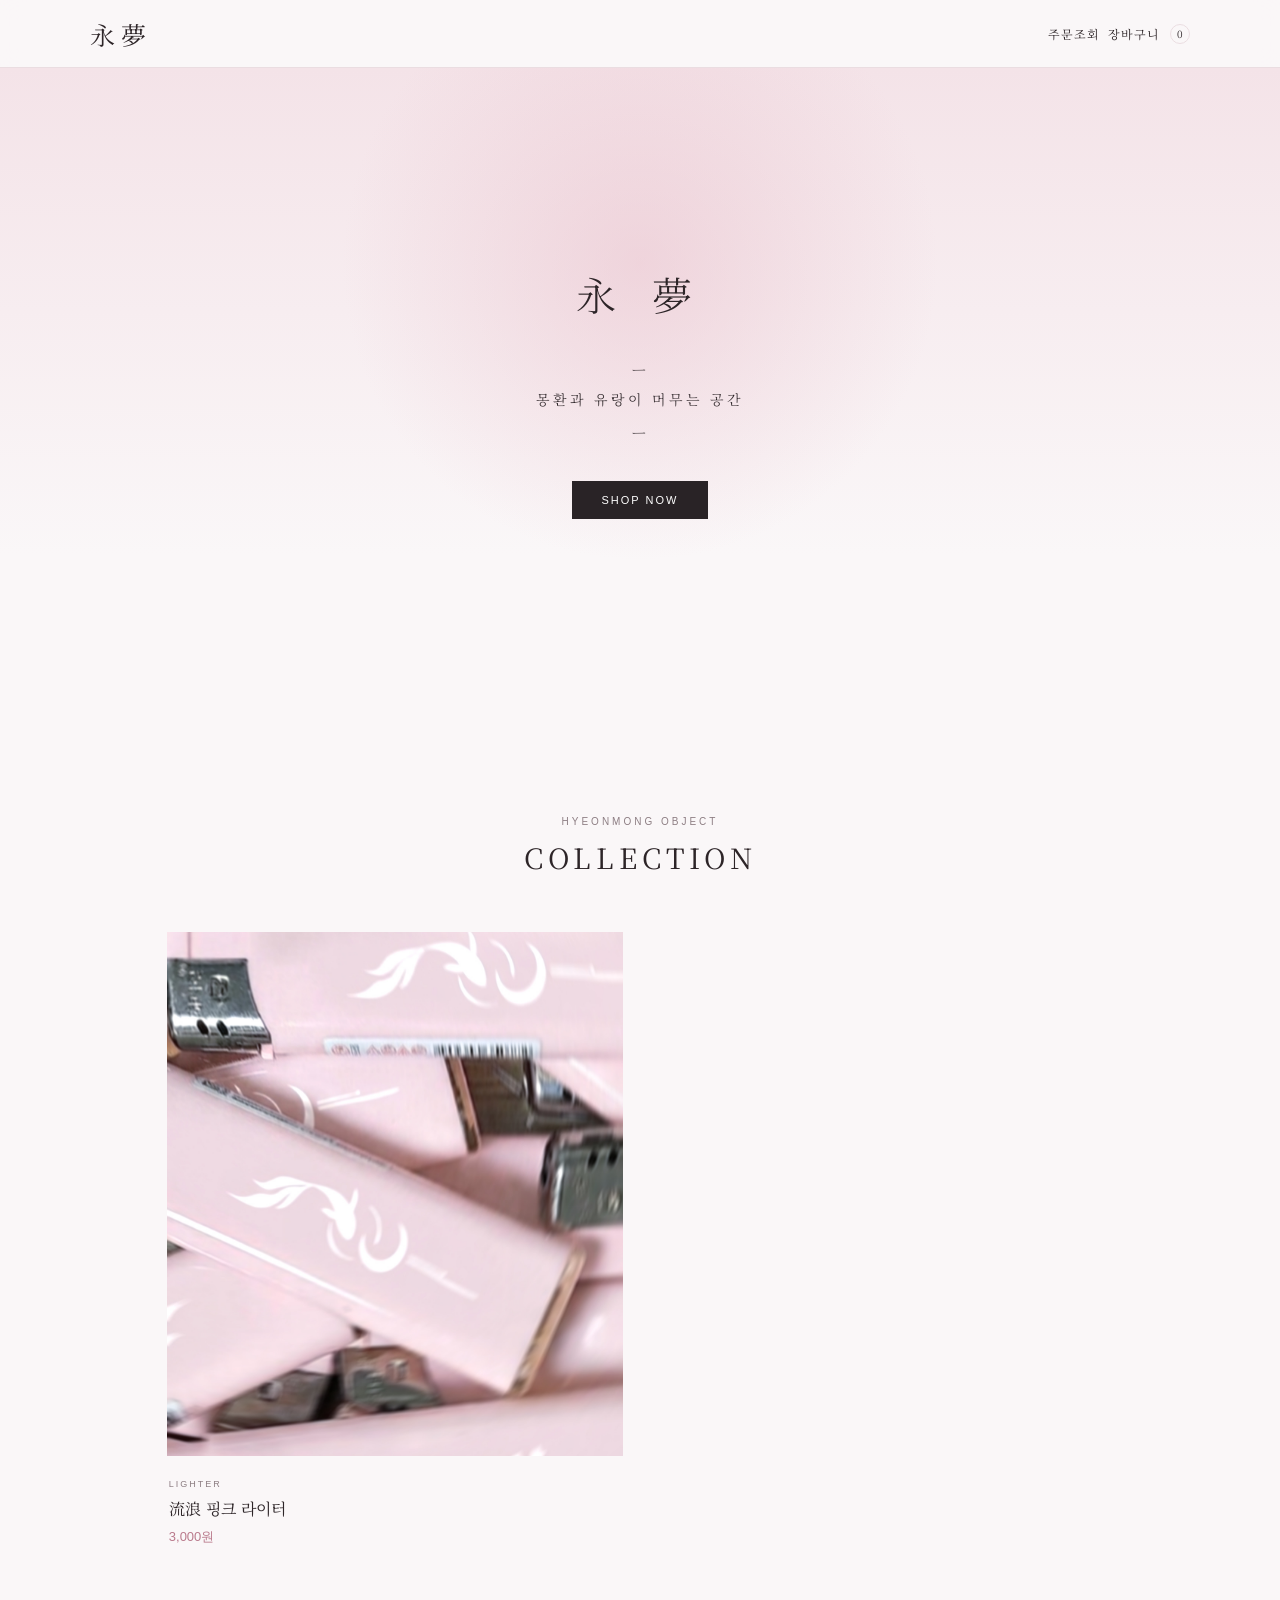
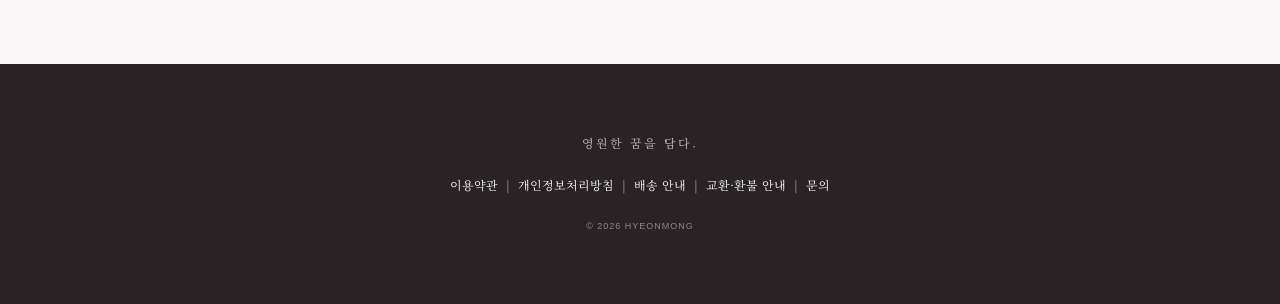
<file: index.html>
<!DOCTYPE html>
<html lang="ko">

<head>

  <meta charset="UTF-8">

  <meta
    name="viewport"
    content="width=device-width, initial-scale=1.0"
  >

  <title>永夢 | 영몽</title>

  <link
    rel="stylesheet"
    href="style.css"
  >

  <script src="https://js.tosspayments.com/v2/standard"></script>

  <link
    rel="preconnect"
    href="https://fonts.googleapis.com"
  >

  <link
    rel="preconnect"
    href="https://fonts.googleapis.com"
    crossorigin
  >

  <link
    href="https://fonts.googleapis.com/css2?family=Noto+Serif+KR:wght@300;400;600&display=swap"
    rel="stylesheet"
  >

</head>

<body>


  <!-- =========================
       HEADER
  ========================== -->

  <header class="header">

    <a
      href="#"
      class="logo"
    >
      永夢
    </a>


    <div
      style="
        display:flex;
        align-items:center;
        gap:8px;
      "
    >

      <a
        href="order.html"
        class="cart-btn"
        style="
          text-decoration:none;
          display:inline-flex;
          align-items:center;
          justify-content:center;
        "
      >
        주문조회
      </a>


      <button
        class="cart-btn"
        id="open-cart"
        type="button"
      >

        장바구니

        <span id="cart-count">
          0
        </span>

      </button>

    </div>

  </header>



  <!-- =========================
       HERO
  ========================== -->

  <section class="hero">

    <h1>
      永 夢
    </h1>


    <p
      style="
        margin:18px 0 0;
        font-family:'Noto Serif KR', serif;
        font-size:14px;
        font-weight:300;
        color:inherit;
        line-height:1.8;
      "
    >
      ㅡ
    </p>


    <p
      style="
        margin:4px 0;
        font-family:'Noto Serif KR', serif;
        font-size:14px;
        font-weight:300;
        color:inherit;
        line-height:1.8;
      "
    >
      몽환과 유랑이 머무는 공간
    </p>


    <p
      style="
        margin:4px 0 0;
        font-family:'Noto Serif KR', serif;
        font-size:14px;
        font-weight:300;
        color:inherit;
        line-height:1.8;
      "
    >
      ㅡ
    </p>


    <a
      href="#collection"
      class="hero-button"
    >
      SHOP NOW
    </a>

  </section>



  <!-- =========================
       COLLECTION
  ========================== -->

  <main
    class="container"
    id="collection"
  >

    <p class="collection-subtitle">
      HYEONMONG OBJECT
    </p>


    <h2 class="section-title">
      COLLECTION
    </h2>


    <div
      class="product-grid"
      id="product-grid"
    >

      <!-- 상품은 script.js에서 자동으로 표시됩니다 -->

    </div>

  </main>



  <!-- =========================
       PRODUCT DETAIL
  ========================== -->

  <div
    class="modal-overlay"
    id="detail-modal"
  >

    <div class="modal-content">


      <button
        class="close-btn"
        id="close-detail"
        type="button"
      >
        &times;
      </button>


      <div class="detail-body">


        <img
          id="detail-img"
          src="AED2C668-95D1-4688-B695-084FE096312A.jpeg"
          alt="流浪 핑크 라이터"
        >


        <div class="detail-info">


          <p class="product-category">
            HYEONMONG / LIGHTER
          </p>


          <h2 id="detail-title">
            流浪 핑크 라이터
          </h2>


          <p
            class="detail-price"
            id="detail-price"
          >
            5,000원
          </p>


          <p
            class="detail-desc"
            id="detail-desc"
          >
            핑크 컬러의 라이터에
            영몽의 감성을 담았습니다.
          </p>


          <button
            class="primary-btn"
            id="add-to-cart-btn"
            type="button"
          >
            장바구니 담기
          </button>


        </div>

      </div>

    </div>

  </div>



  <!-- =========================
       CART
  ========================== -->

  <div
    class="modal-overlay"
    id="cart-modal"
  >

    <div class="cart-content">


      <div class="cart-header">


        <div>

          <p class="product-category">
            HYEONMONG
          </p>


          <h2>
            장바구니
          </h2>

        </div>


        <button
          class="close-btn"
          id="close-cart"
          type="button"
        >
          &times;
        </button>


      </div>



      <div
        class="cart-items"
        id="cart-items"
      >

      </div>



      <div class="cart-footer">


        <div class="cart-total">

          <span>
            총 상품금액
          </span>


          <strong id="cart-total-price">
            0원
          </strong>

        </div>


        <button
          class="primary-btn"
          id="checkout-btn"
          type="button"
        >
          주문하기
        </button>


      </div>

    </div>

  </div>



  <!-- =========================
       ORDER
  ========================== -->

  <div
    class="modal-overlay"
    id="order-modal"
  >

    <div class="cart-content">


      <div class="cart-header">


        <div>

          <p class="product-category">
            HYEONMONG
          </p>


          <h2>
            주문하기
          </h2>

        </div>


        <button
          class="close-btn"
          id="close-order"
          type="button"
        >
          &times;
        </button>

      </div>



      <!-- 주문자 정보 -->

      <div
        style="
          margin-bottom:25px;
        "
      >


        <label>
          이름
        </label>


        <input
          id="order-name"
          type="text"
          placeholder="받으실 분 이름"
          style="
            width:100%;
            padding:13px;
            margin-top:8px;
            margin-bottom:15px;
            border:1px solid #eadde1;
            font-family:inherit;
          "
        >



        <label>
          연락처
        </label>


        <input
          id="order-phone"
          type="tel"
          placeholder="010-0000-0000"
          style="
            width:100%;
            padding:13px;
            margin-top:8px;
            margin-bottom:15px;
            border:1px solid #eadde1;
            font-family:inherit;
          "
        >



        <label>
          배송지
        </label>


        <input
          id="order-address"
          type="text"
          placeholder="주소를 입력해주세요"
          style="
            width:100%;
            padding:13px;
            margin-top:8px;
            border:1px solid #eadde1;
            font-family:inherit;
          "
        >

      </div>



      <!-- 주문 금액 -->

      <div class="cart-footer">


        <div class="cart-total">

          <span>
            결제 예정 금액
          </span>


          <strong id="order-total">
            0원
          </strong>

        </div>


        <button
          class="primary-btn"
          id="payment-btn"
          type="button"
        >
          결제하기
        </button>


      </div>

    </div>

  </div>



  <!-- =========================
       FOOTER
  ========================== -->

  <footer class="footer">


    <p>
      영원한 꿈을 담다.
    </p>


    <nav
      style="
        margin:18px 0;
        display:flex;
        justify-content:center;
        align-items:center;
        flex-wrap:wrap;
        gap:8px;
        font-size:12px;
      "
    >

      <a
        href="terms.html"
        style="
          color:inherit;
          text-decoration:none;
        "
      >
        이용약관
      </a>


      <span style="color:#bbb;">
        |
      </span>


      <a
        href="privacy.html"
        style="
          color:inherit;
          text-decoration:none;
        "
      >
        개인정보처리방침
      </a>


      <span style="color:#bbb;">
        |
      </span>


      <a
        href="shipping.html"
        style="
          color:inherit;
          text-decoration:none;
        "
      >
        배송 안내
      </a>


      <span style="color:#bbb;">
        |
      </span>


      <a
        href="refund.html"
        style="
          color:inherit;
          text-decoration:none;
        "
      >
        교환·환불 안내
      </a>


      <span style="color:#bbb;">
        |
      </span>


      <a
        href="contact.html"
        style="
          color:inherit;
          text-decoration:none;
        "
      >
        문의
      </a>

    </nav>


    <small>
      © 2026 HYEONMONG
    </small>


  </footer>



  <!-- =========================
       JAVASCRIPT
  ========================== -->

  <script src="https://js.tosspayments.com/v2/standard"></script>

  <script src="script.js?v=20260922-2"></script>


</body>

</html>
</file>
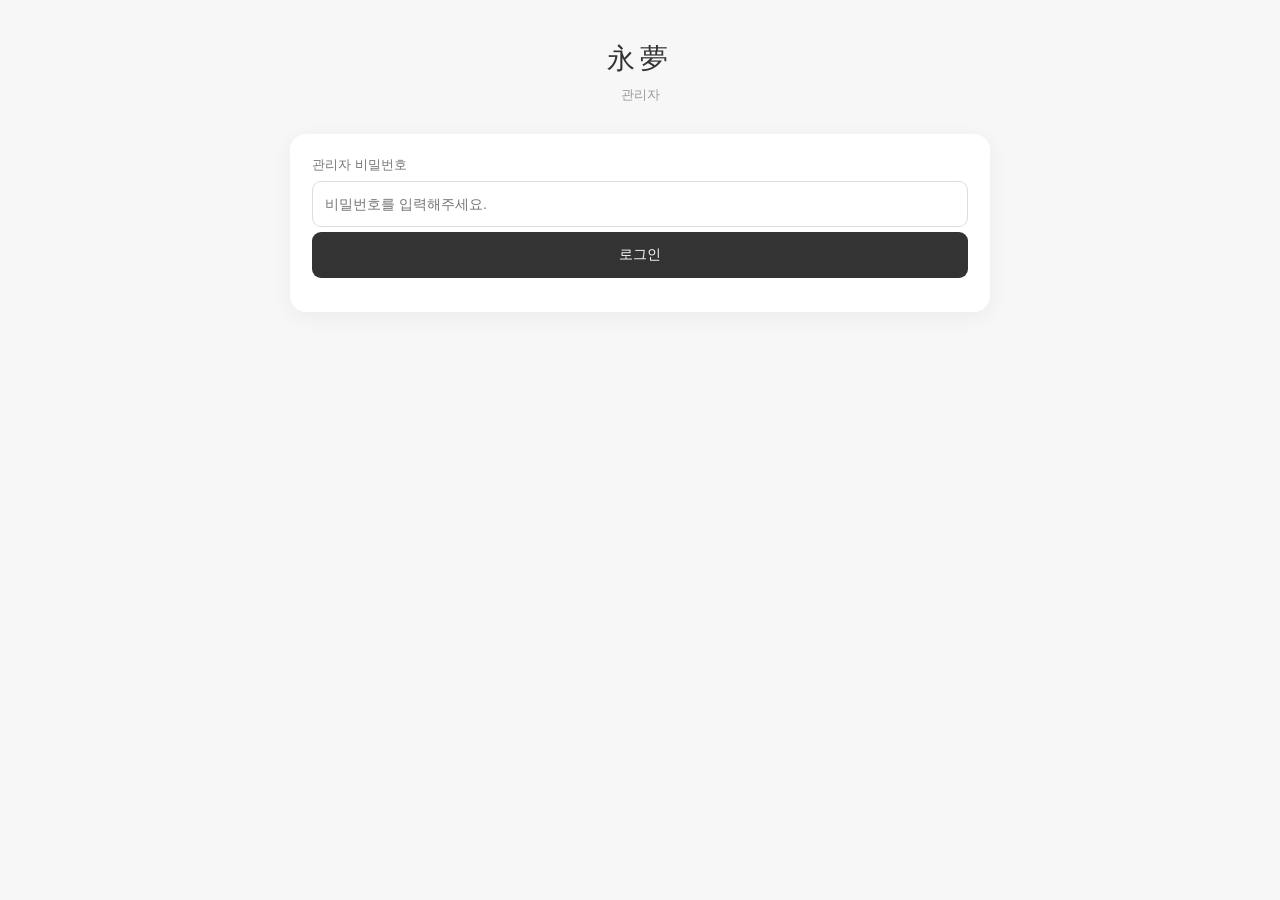
<file: admin.html>
<!DOCTYPE html>
<html lang="ko">

<head>

  <meta charset="UTF-8">

  <meta
    name="viewport"
    content="width=device-width, initial-scale=1.0"
  >

  <title>永夢 | 관리자</title>


  <style>

    * {
      box-sizing: border-box;
    }


    body {
      margin: 0;
      min-height: 100vh;

      background: #f7f7f7;

      font-family:
        -apple-system,
        BlinkMacSystemFont,
        "Segoe UI",
        sans-serif;

      color: #333;
    }


    .container {
      width: calc(100% - 30px);
      max-width: 700px;

      margin: 0 auto;

      padding: 40px 0 70px;
    }


    .logo {
      text-align: center;

      font-size: 28px;

      letter-spacing: 5px;

      margin-bottom: 8px;
    }


    .subtitle {
      text-align: center;

      color: #999;

      font-size: 13px;

      margin-bottom: 30px;
    }


    .box {
      background: white;

      border-radius: 16px;

      padding: 22px;

      margin-bottom: 18px;

      box-shadow:
        0 5px 20px
        rgba(0, 0, 0, 0.05);
    }


    label {
      display: block;

      font-size: 13px;

      color: #777;

      margin-bottom: 7px;
    }


    input,
    select {

      width: 100%;

      height: 46px;

      border:
        1px solid #ddd;

      border-radius: 9px;

      padding: 0 12px;

      font-size: 14px;

      outline: none;

      background: white;

    }


    input:focus,
    select:focus {
      border-color: #aaa;
    }


    button {

      border: none;

      border-radius: 9px;

      height: 46px;

      padding: 0 18px;

      background: #333;

      color: white;

      font-size: 14px;

      cursor: pointer;

    }


    button:active {
      opacity: 0.8;
    }


    .login-button {
      width: 100%;

      margin-top: 5px;
    }


    .error {

      margin-top: 12px;

      color: #d44;

      font-size: 13px;

      text-align: center;

    }


    #admin {

      display: none;

    }


    .topbar {

      display: flex;

      justify-content: space-between;

      align-items: center;

      gap: 10px;

      margin-bottom: 18px;

    }


    .topbar-title {

      font-size: 18px;

      font-weight: 600;

    }


    .logout {

      background: #eee;

      color: #555;

      height: 38px;

      padding: 0 13px;

      font-size: 12px;

    }


    .order {

      border:
        1px solid #eee;

      border-radius: 14px;

      padding: 18px;

      margin-bottom: 15px;

    }


    .order-header {

      display: flex;

      justify-content: space-between;

      gap: 10px;

      align-items: flex-start;

      margin-bottom: 15px;

    }


    .order-number {

      font-size: 13px;

      font-weight: 600;

      word-break: break-all;

    }


    .status {

      font-size: 12px;

      background: #f5e5eb;

      border-radius: 20px;

      padding: 5px 9px;

      white-space: nowrap;

    }


    .info {

      background: #fafafa;

      border-radius: 10px;

      padding: 12px;

      margin-bottom: 13px;

    }


    .row {

      display: flex;

      justify-content: space-between;

      gap: 15px;

      padding: 5px 0;

      font-size: 13px;

    }


    .row-label {

      color: #888;

      white-space: nowrap;

    }


    .row-value {

      text-align: right;

      word-break: break-all;

    }


    .items {

      border-top:
        1px solid #eee;

      margin-top: 10px;

      padding-top: 10px;

    }


    .shipping-title {

      font-size: 14px;

      font-weight: 600;

      margin-bottom: 12px;

    }


    .shipping-grid {

      display: grid;

      grid-template-columns:
        1fr 1fr;

      gap: 10px;

    }


    .shipping-grid .full {

      grid-column:
        1 / -1;

    }


    .save-button {

      width: 100%;

      margin-top: 12px;

    }


    .save-button.saved {

      background: #777;

    }


    .empty {

      text-align: center;

      padding: 35px 10px;

      color: #999;

      font-size: 13px;

    }


    .refresh {

      background: #eee;

      color: #555;

      width: 100%;

      margin-bottom: 18px;

    }


    @media (
      max-width: 500px
    ) {

      .shipping-grid {

        grid-template-columns:
          1fr;

      }

      .shipping-grid .full {

        grid-column:
          auto;

      }

    }

  </style>

</head>


<body>


  <main class="container">


    <div class="logo">
      永夢
    </div>


    <div class="subtitle">
      관리자
    </div>


    <!-- =========================
         로그인
    ========================== -->

    <section
      id="login"
      class="box"
    >

      <label for="password">
        관리자 비밀번호
      </label>

      <input
        id="password"
        type="password"
        placeholder="비밀번호를 입력해주세요."
      >

      <button
        id="login-button"
        class="login-button"
      >
        로그인
      </button>

      <div
        id="login-error"
        class="error"
      ></div>

    </section>


    <!-- =========================
         관리자
    ========================== -->

    <section
      id="admin"
    >

      <div class="topbar">

        <div class="topbar-title">
          주문 관리
        </div>

        <button
          id="logout-button"
          class="logout"
        >
          로그아웃
        </button>

      </div>


      <button
        id="refresh-button"
        class="refresh"
      >
        주문 새로고침
      </button>


      <div
        id="orders"
      ></div>

    </section>


  </main>


  <script>


    const WORKER_URL =
      "https://hyeonmong.hyoeunan240.workers.dev";


    const login =
      document.getElementById(
        "login"
      );


    const admin =
      document.getElementById(
        "admin"
      );


    const passwordInput =
      document.getElementById(
        "password"
      );


    const loginButton =
      document.getElementById(
        "login-button"
      );


    const loginError =
      document.getElementById(
        "login-error"
      );


    const orders =
      document.getElementById(
        "orders"
      );


    const logoutButton =
      document.getElementById(
        "logout-button"
      );


    const refreshButton =
      document.getElementById(
        "refresh-button"
      );


    let adminToken =
      sessionStorage.getItem(
        "hyeonmong_admin_token"
      ) || "";


    // =========================
    // 로그인
    // =========================

    loginButton.onclick =
      async function () {

        loginError.textContent = "";

        const password =
          passwordInput.value;

        if (!password) {

          loginError.textContent =
            "비밀번호를 입력해주세요.";

          return;
        }


        loginButton.disabled =
          true;

        loginButton.textContent =
          "로그인 중...";


        try {

          const response =
            await fetch(
              WORKER_URL +
              "/api/admin/login",
              {
                method: "POST",

                headers: {
                  "Content-Type":
                    "application/json"
                },

                body:
                  JSON.stringify({
                    password:
                      password
                  })
              }
            );


          const data =
            await response.json();


          if (
            !response.ok ||
            !data.ok
          ) {

            throw new Error(
              data.message ||
              "로그인에 실패했습니다."
            );
          }


          adminToken =
            data.token;


          sessionStorage.setItem(
            "hyeonmong_admin_token",
            adminToken
          );


          passwordInput.value = "";

          showAdmin();

          loadOrders();


        } catch (error) {

          loginError.textContent =
            error.message ||
            "로그인 중 오류가 발생했습니다.";

        } finally {

          loginButton.disabled =
            false;

          loginButton.textContent =
            "로그인";

        }

      };


    // =========================
    // 관리자 화면
    // =========================

    function showAdmin() {

      login.style.display =
        "none";

      admin.style.display =
        "block";

    }


    // =========================
    // 로그아웃
    // =========================

    logoutButton.onclick =
      function () {

        adminToken = "";

        sessionStorage.removeItem(
          "hyeonmong_admin_token"
        );

        admin.style.display =
          "none";

        login.style.display =
          "block";

      };


    // =========================
    // 주문 목록
    // =========================

    async function loadOrders() {

      orders.innerHTML =
        `
          <div class="box">
            <div class="empty">
              주문을 불러오는 중...
            </div>
          </div>
        `;


      try {

        const response =
          await fetch(
            WORKER_URL +
            "/api/admin/orders",
            {
              method: "GET",

              headers: {
                "Authorization":
                  "Bearer " +
                  adminToken
              }
            }
          );


        const data =
          await response.json();


        if (
          !response.ok ||
          !data.ok
        ) {

          if (
            response.status === 401
          ) {

            logout();

            throw new Error(
              "관리자 인증이 만료되었습니다."
            );

          }

          throw new Error(
            data.message ||
            "주문을 불러오지 못했습니다."
          );

        }


        renderOrders(
          data.orders || []
        );


      } catch (error) {

        orders.innerHTML =
          `
            <div class="box">
              <div class="empty">
                ${escapeHtml(
                  error.message ||
                  "오류가 발생했습니다."
                )}
              </div>
            </div>
          `;

      }

    }


    // =========================
    // 주문 화면
    // =========================

    function renderOrders(
      orderList
    ) {

      if (
        orderList.length === 0
      ) {

        orders.innerHTML =
          `
            <div class="box">
              <div class="empty">
                아직 주문이 없습니다.
              </div>
            </div>
          `;

        return;
      }


      orders.innerHTML = "";


      orderList.forEach(
        function(order) {

          const element =
            document.createElement(
              "div"
            );

          element.className =
            "order";


          const items =
            Array.isArray(
              order.items
            )
              ? order.items
              : [];


          const itemsHtml =
            items.map(
              function(item) {

                return `
                  <div class="row">
                    <span class="row-label">
                      ${escapeHtml(
                        item.name
                      )}
                      ×
                      ${item.quantity}
                    </span>

                    <span class="row-value">
                      ${(
                        Number(item.price) *
                        Number(item.quantity)
                      ).toLocaleString(
                        "ko-KR"
                      )}원
                    </span>
                  </div>
                `;

              }
            ).join("");


          element.innerHTML =
            `

              <div class="order-header">

                <div
                  class="order-number"
                >
                  ${escapeHtml(
                    order.orderId
                  )}
                </div>

                <div class="status">
                  ${escapeHtml(
                    order.status ===
                    "PAID"
                      ? "결제완료"
                      : order.status
                  )}
                </div>

              </div>


              <div class="info">

                <div class="row">

                  <span class="row-label">
                    주문자
                  </span>

                  <span class="row-value">
                    ${escapeHtml(
                      order.customerName
                    )}
                  </span>

                </div>


                <div class="row">

                  <span class="row-label">
                    전화번호
                  </span>

                  <span class="row-value">
                    ${escapeHtml(
                      order.phone
                    )}
                  </span>

                </div>


                <div class="row">

                  <span class="row-label">
                    주소
                  </span>

                  <span class="row-value">
                    ${escapeHtml(
                      order.address
                    )}
                  </span>

                </div>


                <div class="row">

                  <span class="row-label">
                    결제금액
                  </span>

                  <span class="row-value">
                    ${Number(
                      order.amount
                    ).toLocaleString(
                      "ko-KR"
                    )}원
                  </span>

                </div>


                <div class="items">

                  ${itemsHtml}

                </div>

              </div>


              <div class="shipping-title">
                배송정보
              </div>


              <div class="shipping-grid">


                <div>

                  <label>
                    택배사
                  </label>

                  <select
                    class="carrier"
                  >

                    <option value="">
                      선택해주세요
                    </option>

                    <option value="CJ대한통운">
                      CJ대한통운
                    </option>

                    <option value="한진택배">
                      한진택배
                    </option>

                    <option value="롯데택배">
                      롯데택배
                    </option>

                    <option value="우체국택배">
                      우체국택배
                    </option>

                    <option value="로젠택배">
                      로젠택배
                    </option>

                    <option value="CU 편의점택배">
                      CU 편의점택배
                    </option>

                    <option value="GS25 편의점택배">
                      GS25 편의점택배
                    </option>

                  </select>

                </div>


                <div>

                  <label>
                    배송상태
                  </label>

                  <select
                    class="delivery-status"
                  >

                    <option value="상품준비중">
                      상품준비중
                    </option>

                    <option value="배송준비중">
                      배송준비중
                    </option>

                    <option value="배송중">
                      배송중
                    </option>

                    <option value="배송완료">
                      배송완료
                    </option>

                  </select>

                </div>


                <div class="full">

                  <label>
                    송장번호
                  </label>

                  <input
                    class="tracking-number"
                    type="text"
                    placeholder="송장번호 입력"
                  >

                </div>


              </div>


              <button
                class="save-button"
              >
                배송정보 저장
              </button>

            `;


          const carrier =
            element.querySelector(
              ".carrier"
            );


          const deliveryStatus =
            element.querySelector(
              ".delivery-status"
            );


          const trackingNumber =
            element.querySelector(
              ".tracking-number"
            );


          const saveButton =
            element.querySelector(
              ".save-button"
            );


          carrier.value =
            order.carrier || "";


          deliveryStatus.value =
            order.deliveryStatus ||
            "상품준비중";


          trackingNumber.value =
            order.trackingNumber ||
            "";


          saveButton.onclick =
            async function() {

              await saveShipping(
                order.orderId,
                carrier.value,
                trackingNumber.value,
                deliveryStatus.value,
                saveButton
              );

            };


          orders.appendChild(
            element
          );

        }
      );

    }


    // =========================
    // 배송정보 저장
    // =========================

    async function saveShipping(
      orderId,
      carrier,
      trackingNumber,
      deliveryStatus,
      button
    ) {

      if (!carrier) {

        alert(
          "택배사를 선택해주세요."
        );

        return;
      }


      if (!trackingNumber) {

        alert(
          "송장번호를 입력해주세요."
        );

        return;
      }


      button.disabled =
        true;

      button.textContent =
        "저장 중...";


      try {

        const response =
          await fetch(
            WORKER_URL +
            "/api/orders/shipping",
            {
              method: "POST",

              headers: {
                "Content-Type":
                  "application/json",

                "Authorization":
                  "Bearer " +
                  adminToken
              },

              body:
                JSON.stringify({
                  orderId:
                    orderId,

                  carrier:
                    carrier,

                  trackingNumber:
                    trackingNumber,

                  deliveryStatus:
                    deliveryStatus
                })
            }
          );


        const data =
          await response.json();


        if (
          !response.ok ||
          !data.ok
        ) {

          if (
            response.status === 401
          ) {

            logout();

            throw new Error(
              "관리자 인증이 만료되었습니다."
            );

          }

          throw new Error(
            data.message ||
            "배송정보 저장에 실패했습니다."
          );

        }


        button.textContent =
          "저장 완료";

        button.classList.add(
          "saved"
        );


        setTimeout(
          function() {

            button.textContent =
              "배송정보 저장";

            button.classList.remove(
              "saved"
            );

          },
          1500
        );


      } catch (error) {

        alert(
          error.message ||
          "배송정보 저장 중 오류가 발생했습니다."
        );


        button.textContent =
          "배송정보 저장";

      } finally {

        button.disabled =
          false;

      }

    }


    // =========================
    // 로그아웃 함수
    // =========================

    function logout() {

      adminToken = "";

      sessionStorage.removeItem(
        "hyeonmong_admin_token"
      );

      admin.style.display =
        "none";

      login.style.display =
        "block";

    }


    // =========================
    // 새로고침
    // =========================

    refreshButton.onclick =
      function() {

        loadOrders();

      };


    // =========================
    // HTML 안전처리
    // =========================

    function escapeHtml(
      value
    ) {

      return String(
        value ?? ""
      )
        .replace(
          /&/g,
          "&amp;"
        )
        .replace(
          /</g,
          "&lt;"
        )
        .replace(
          />/g,
          "&gt;"
        )
        .replace(
          /"/g,
          "&quot;"
        )
        .replace(
          /'/g,
          "&#039;"
        );

    }


    // =========================
    // 기존 로그인 유지
    // =========================

    if (adminToken) {

      showAdmin();

      loadOrders();

    }

  </script>


</body>

</html>
</file>
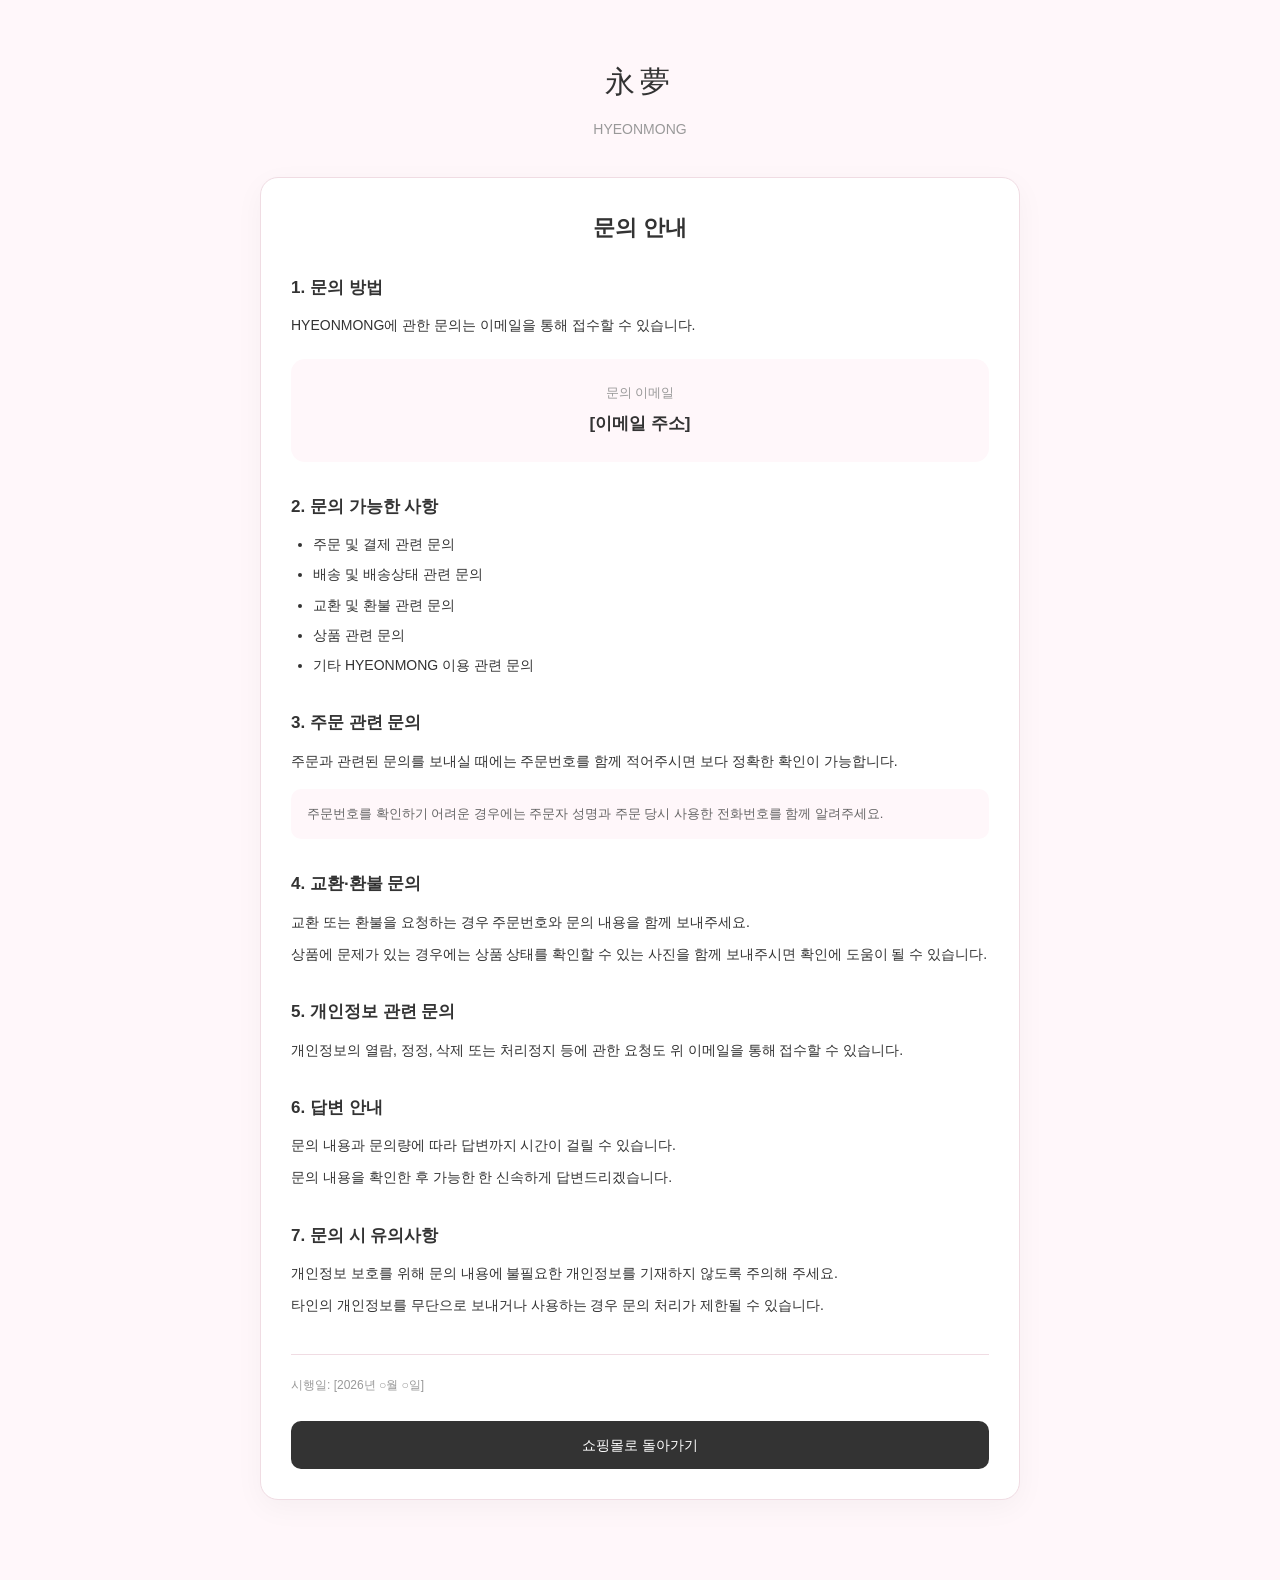
<file: contact.html>
<!DOCTYPE html>
<html lang="ko">

<head>
  <meta charset="UTF-8">

  <meta
    name="viewport"
    content="width=device-width, initial-scale=1.0"
  >

  <title>永夢 | 문의</title>

  <style>
    * {
      box-sizing: border-box;
    }

    body {
      margin: 0;
      background: #fff7fa;

      font-family:
        -apple-system,
        BlinkMacSystemFont,
        "Segoe UI",
        sans-serif;

      color: #333;
      line-height: 1.8;
    }

    .container {
      width: calc(100% - 40px);
      max-width: 760px;

      margin: 0 auto;
      padding: 55px 0 80px;
    }

    .logo {
      text-align: center;

      font-size: 30px;
      letter-spacing: 5px;

      margin-bottom: 8px;
    }

    .subtitle {
      text-align: center;

      color: #999;
      font-size: 14px;

      margin-bottom: 35px;
    }

    .box {
      background: white;

      border: 1px solid #f0dce3;
      border-radius: 18px;

      padding: 30px;

      box-shadow:
        0 8px 30px
        rgba(0, 0, 0, 0.04);
    }

    h1 {
      margin: 0 0 25px;

      font-size: 22px;
      text-align: center;
    }

    h2 {
      margin: 30px 0 10px;

      font-size: 17px;
    }

    h2:first-of-type {
      margin-top: 0;
    }

    p {
      margin: 7px 0;

      font-size: 14px;
    }

    ul {
      margin: 8px 0;

      padding-left: 22px;
    }

    li {
      font-size: 14px;

      margin: 5px 0;
    }

    .contact-card {
      margin: 20px 0 25px;

      padding: 22px;

      background: #fff7fa;

      border-radius: 14px;

      text-align: center;
    }

    .contact-title {
      color: #999;

      font-size: 13px;

      margin-bottom: 5px;
    }

    .email {
      color: #333;

      font-size: 17px;

      font-weight: 600;

      word-break: break-all;
    }

    .notice {
      margin-top: 15px;

      padding: 14px 16px;

      background: #fff7fa;

      border-radius: 10px;

      color: #666;

      font-size: 13px;

      line-height: 1.7;
    }

    .date {
      margin-top: 35px;

      padding-top: 20px;

      border-top: 1px solid #f0dce3;

      color: #999;

      font-size: 12px;
    }

    .back {
      display: block;

      width: 100%;
      height: 48px;

      margin-top: 25px;

      border-radius: 10px;

      background: #333;
      color: white;

      text-align: center;
      text-decoration: none;

      line-height: 48px;

      font-size: 14px;
    }

    @media (max-width: 500px) {

      .container {
        padding-top: 40px;
      }

      .box {
        padding: 23px 20px;
      }

      h1 {
        font-size: 20px;
      }

      h2 {
        font-size: 16px;
      }

      p,
      li {
        font-size: 13px;
      }

      .email {
        font-size: 15px;
      }

    }
  </style>

</head>


<body>

  <main class="container">

    <div class="logo">
      永夢
    </div>

    <div class="subtitle">
      HYEONMONG
    </div>


    <div class="box">

      <h1>
        문의 안내
      </h1>


      <h2>
        1. 문의 방법
      </h2>

      <p>
        HYEONMONG에 관한 문의는 이메일을 통해 접수할 수 있습니다.
      </p>


      <div class="contact-card">

        <div class="contact-title">
          문의 이메일
        </div>

        <div class="email">
          [이메일 주소]
        </div>

      </div>


      <h2>
        2. 문의 가능한 사항
      </h2>

      <ul>

        <li>
          주문 및 결제 관련 문의
        </li>

        <li>
          배송 및 배송상태 관련 문의
        </li>

        <li>
          교환 및 환불 관련 문의
        </li>

        <li>
          상품 관련 문의
        </li>

        <li>
          기타 HYEONMONG 이용 관련 문의
        </li>

      </ul>


      <h2>
        3. 주문 관련 문의
      </h2>

      <p>
        주문과 관련된 문의를 보내실 때에는
        주문번호를 함께 적어주시면 보다 정확한 확인이 가능합니다.
      </p>

      <div class="notice">
        주문번호를 확인하기 어려운 경우에는
        주문자 성명과 주문 당시 사용한 전화번호를 함께 알려주세요.
      </div>


      <h2>
        4. 교환·환불 문의
      </h2>

      <p>
        교환 또는 환불을 요청하는 경우
        주문번호와 문의 내용을 함께 보내주세요.
      </p>

      <p>
        상품에 문제가 있는 경우에는
        상품 상태를 확인할 수 있는 사진을 함께 보내주시면
        확인에 도움이 될 수 있습니다.
      </p>


      <h2>
        5. 개인정보 관련 문의
      </h2>

      <p>
        개인정보의 열람, 정정, 삭제 또는 처리정지 등에 관한 요청도
        위 이메일을 통해 접수할 수 있습니다.
      </p>


      <h2>
        6. 답변 안내
      </h2>

      <p>
        문의 내용과 문의량에 따라 답변까지 시간이 걸릴 수 있습니다.
      </p>

      <p>
        문의 내용을 확인한 후 가능한 한 신속하게 답변드리겠습니다.
      </p>


      <h2>
        7. 문의 시 유의사항
      </h2>

      <p>
        개인정보 보호를 위해 문의 내용에 불필요한 개인정보를
        기재하지 않도록 주의해 주세요.
      </p>

      <p>
        타인의 개인정보를 무단으로 보내거나 사용하는 경우
        문의 처리가 제한될 수 있습니다.
      </p>


      <div class="date">
        시행일: [2026년 ○월 ○일]
      </div>


      <a
        href="index.html"
        class="back"
      >
        쇼핑몰로 돌아가기
      </a>

    </div>

  </main>

</body>

</html>
</file>
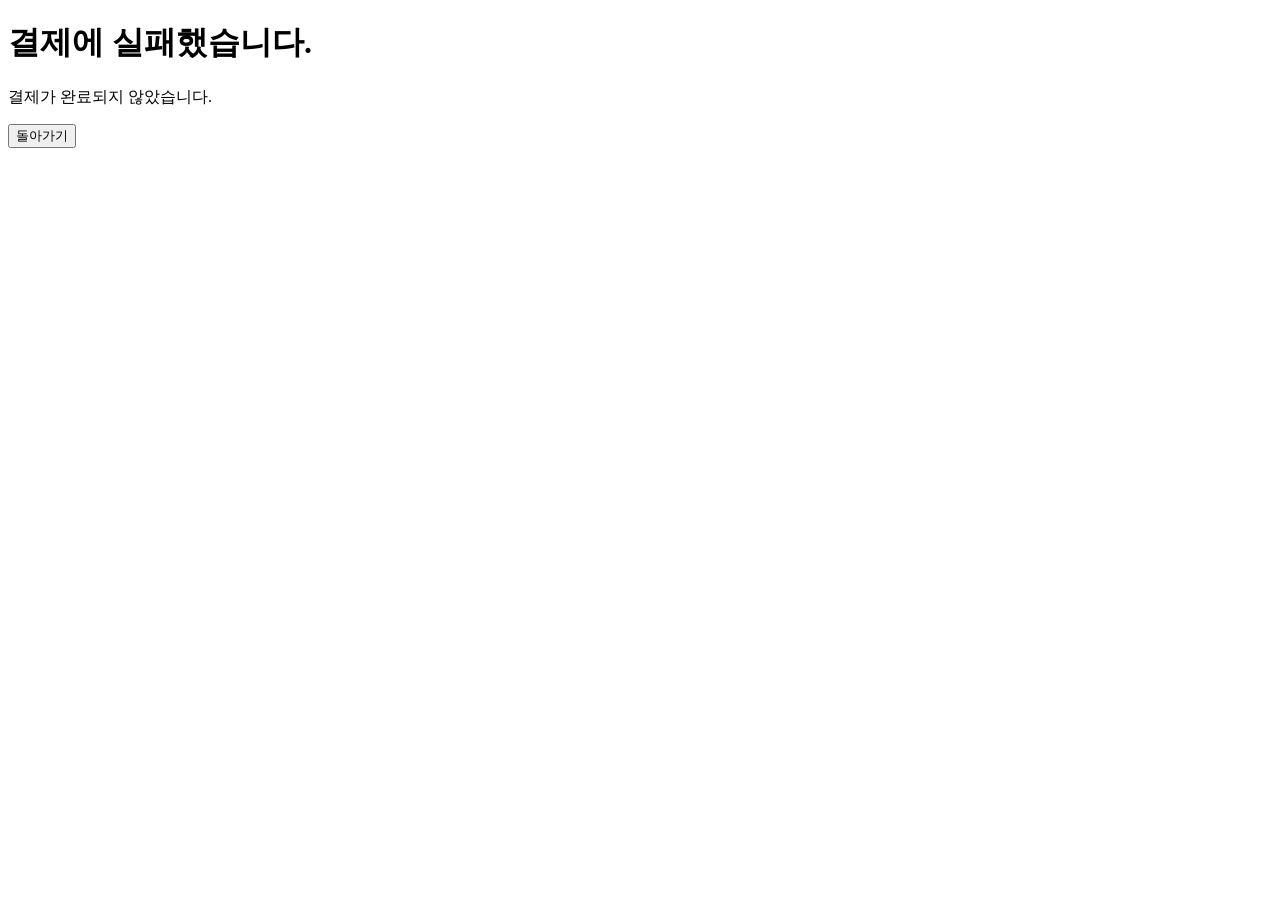
<file: fail.html>
<!DOCTYPE html>
<html lang="ko">
<head>
  <meta charset="UTF-8">
  <meta name="viewport" content="width=device-width, initial-scale=1.0">
  <title>永夢 | 결제 실패</title>
</head>

<body>

  <h1>결제에 실패했습니다.</h1>
  <p>결제가 완료되지 않았습니다.</p>

  <button onclick="history.back()">돌아가기</button>

</body>
</html>
</file>
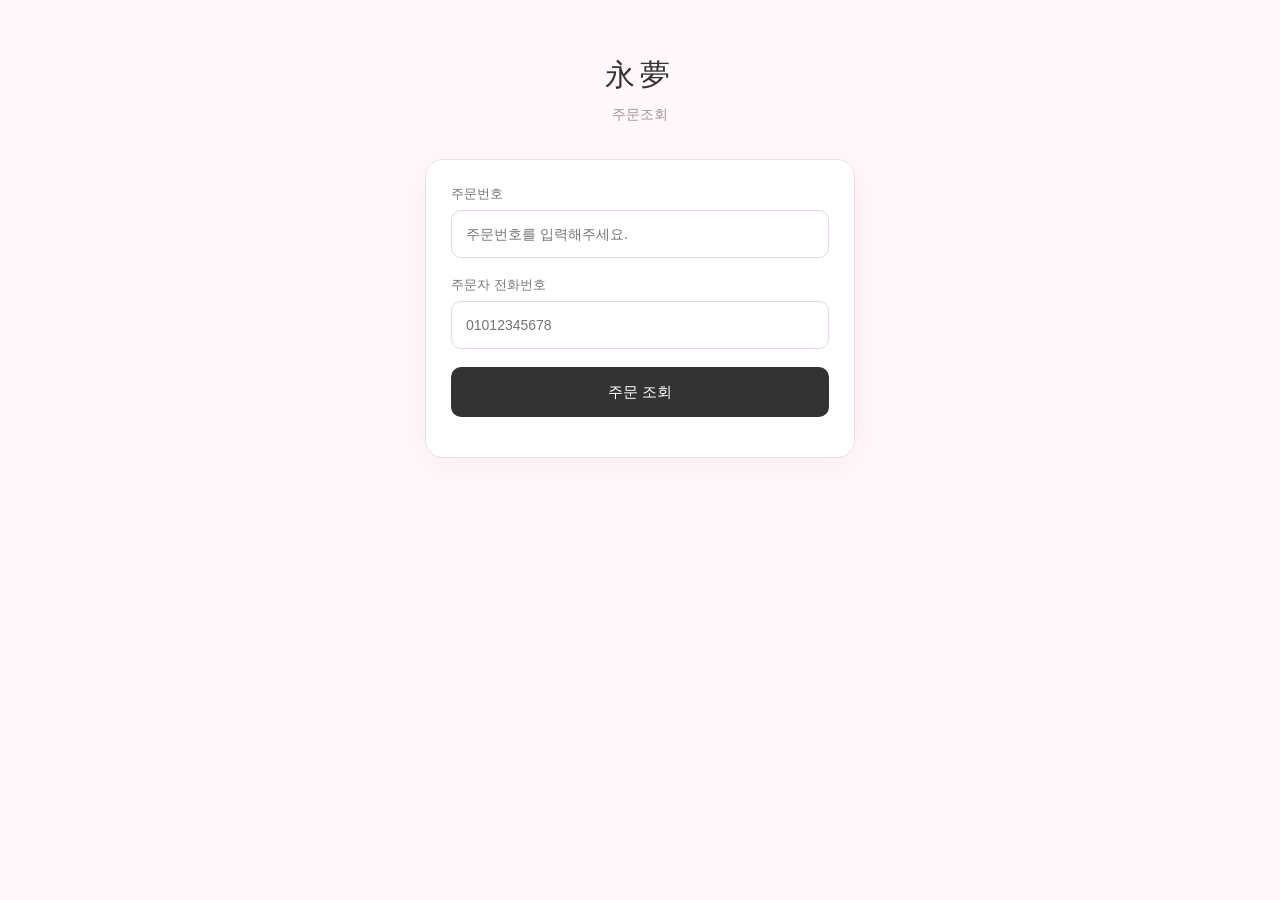
<file: order.html>
<!DOCTYPE html>
<html lang="ko">

<head>
  <meta charset="UTF-8">

  <meta
    name="viewport"
    content="width=device-width, initial-scale=1.0"
  >

  <title>永夢 | 주문조회</title>

  <style>
    * {
      box-sizing: border-box;
    }

    body {
      margin: 0;
      min-height: 100vh;
      background: #fff7fa;

      font-family:
        -apple-system,
        BlinkMacSystemFont,
        "Segoe UI",
        sans-serif;

      color: #333;
    }

    .container {
      width: calc(100% - 40px);
      max-width: 430px;

      margin: 0 auto;
      padding: 55px 0;
    }

    .logo {
      text-align: center;
      font-size: 30px;
      letter-spacing: 5px;
      margin-bottom: 10px;
    }

    .subtitle {
      text-align: center;
      color: #999;
      font-size: 14px;
      margin-bottom: 35px;
    }

    .box {
      background: white;
      border: 1px solid #f0dce3;
      border-radius: 18px;

      padding: 25px;

      box-shadow:
        0 8px 30px
        rgba(0, 0, 0, 0.04);
    }

    label {
      display: block;
      margin-bottom: 7px;

      font-size: 13px;
      color: #777;
    }

    input {
      width: 100%;
      height: 48px;

      padding: 0 14px;

      border:
        1px solid #e8d8de;

      border-radius: 10px;

      outline: none;

      font-size: 14px;

      margin-bottom: 18px;
    }

    input:focus {
      border-color: #d9a8b8;
    }

    button {
      width: 100%;
      height: 50px;

      border: none;
      border-radius: 10px;

      background: #333;
      color: white;

      font-size: 15px;
      cursor: pointer;
    }

    button:active {
      opacity: 0.8;
    }

    button:disabled {
      opacity: 0.6;
      cursor: default;
    }

    .error {
      margin-top: 15px;

      text-align: center;

      color: #d44;

      font-size: 13px;
    }

    #result {
      display: none;
      margin-top: 25px;
    }

    .result-title {
      font-size: 18px;
      font-weight: 600;
      margin-bottom: 18px;
    }

    .info {
      background: #fff7fa;
      border-radius: 12px;

      padding: 17px;
      margin-bottom: 15px;
    }

    .row {
      display: flex;
      justify-content: space-between;

      gap: 15px;

      padding: 7px 0;

      font-size: 14px;
    }

    .label {
      color: #888;
      white-space: nowrap;
    }

    .value {
      text-align: right;

      font-weight: 600;

      word-break: break-all;
    }

    .items {
      margin-top: 15px;

      padding-top: 15px;

      border-top:
        1px solid #f0dce3;
    }

    .item {
      display: flex;

      justify-content: space-between;

      gap: 15px;

      padding: 6px 0;

      font-size: 14px;
    }

    .shipping {
      margin-top: 15px;

      padding: 17px;

      border:
        1px solid #f0dce3;

      border-radius: 12px;
    }

    .shipping-title {
      font-size: 15px;

      font-weight: 600;

      margin-bottom: 10px;
    }

    .tracking {
      margin-top: 12px;

      padding: 12px;

      background: white;

      border-radius: 8px;

      font-size: 13px;

      word-break: break-all;
    }

    .refresh-button {
      margin-top: 10px;

      background: #333;

      height: 44px;

      font-size: 14px;
    }

    .tracking-message {
      margin-top: 12px;

      padding: 12px;

      background: white;

      border-radius: 8px;

      color: #777;

      font-size: 13px;

      line-height: 1.6;
    }

    .event {
      margin-top: 12px;

      padding: 13px;

      background: white;

      border-radius: 8px;

      font-size: 13px;

      line-height: 1.6;
    }

    .event-title {
      font-weight: 600;

      margin-bottom: 4px;
    }

    .event-meta {
      color: #999;

      font-size: 12px;
    }

    .notice {
      margin-top: 20px;

      text-align: center;

      color: #999;

      font-size: 12px;

      line-height: 1.6;
    }
  </style>

</head>


<body>

  <main class="container">

    <div class="logo">
      永夢
    </div>

    <div class="subtitle">
      주문조회
    </div>


    <div class="box">

      <label for="order-id">
        주문번호
      </label>

      <input
        id="order-id"
        type="text"
        placeholder="주문번호를 입력해주세요."
      >


      <label for="phone">
        주문자 전화번호
      </label>

      <input
        id="phone"
        type="tel"
        placeholder="01012345678"
      >


      <button
        id="lookup-button"
        type="button"
      >
        주문 조회
      </button>


      <div
        id="error"
        class="error"
      ></div>


      <div id="result">

        <div class="result-title">
          주문 정보
        </div>


        <div class="info">

          <div class="row">

            <span class="label">
              주문번호
            </span>

            <span
              id="result-order-id"
              class="value"
            ></span>

          </div>


          <div class="row">

            <span class="label">
              주문자
            </span>

            <span
              id="result-name"
              class="value"
            ></span>

          </div>


          <div class="row">

            <span class="label">
              결제금액
            </span>

            <span
              id="result-amount"
              class="value"
            ></span>

          </div>


          <div class="row">

            <span class="label">
              주문상태
            </span>

            <span
              id="result-status"
              class="value"
            ></span>

          </div>


          <div class="items">

            <div id="result-items"></div>

          </div>

        </div>


        <div class="shipping">

          <div class="shipping-title">
            배송정보
          </div>


          <div class="row">

            <span class="label">
              배송상태
            </span>

            <span
              id="delivery-status"
              class="value"
            >
              상품준비중
            </span>

          </div>


          <div
            class="row"
            id="carrier-row"
            style="display:none;"
          >

            <span class="label">
              택배사
            </span>

            <span
              id="carrier"
              class="value"
            ></span>

          </div>


          <div
            id="tracking-area"
            style="display:none;"
          >

            <div class="tracking">

              송장번호<br>

              <strong
                id="tracking-number"
              ></strong>

            </div>


            <div
              id="tracking-message"
              class="tracking-message"
              style="display:none;"
            ></div>


            <div
              id="latest-event"
              class="event"
              style="display:none;"
            >

              <div class="event-title">
                최근 배송정보
              </div>

              <div id="event-status"></div>

              <div
                id="event-location"
                class="event-meta"
              ></div>

              <div
                id="event-time"
                class="event-meta"
              ></div>

            </div>


            <button
              id="refresh-tracking-button"
              class="refresh-button"
              type="button"
            >
              배송상태 새로고침
            </button>

          </div>

        </div>


        <div class="notice">
          배송상태는 조회할 때마다 택배사 정보로 업데이트됩니다.
        </div>

      </div>

    </div>

  </main>


  <script>

    const WORKER_URL =
      "https://hyeonmong.hyoeunan240.workers.dev";


    const lookupButton =
      document.getElementById(
        "lookup-button"
      );


    const refreshTrackingButton =
      document.getElementById(
        "refresh-tracking-button"
      );


    const error =
      document.getElementById(
        "error"
      );


    const result =
      document.getElementById(
        "result"
      );


    const trackingArea =
      document.getElementById(
        "tracking-area"
      );


    const carrierRow =
      document.getElementById(
        "carrier-row"
      );


    const trackingMessage =
      document.getElementById(
        "tracking-message"
      );


    const latestEvent =
      document.getElementById(
        "latest-event"
      );


    let currentOrderId = "";

    let currentPhone = "";

    let currentTrackingNumber = "";


    // =========================
    // 주문 조회
    // =========================

    lookupButton.onclick =
      async function() {

        error.textContent = "";

        result.style.display =
          "none";


        const orderId =
          document
            .getElementById("order-id")
            .value
            .trim();


        const phone =
          document
            .getElementById("phone")
            .value
            .trim();


        if (!orderId) {

          error.textContent =
            "주문번호를 입력해주세요.";

          return;

        }


        if (!phone) {

          error.textContent =
            "전화번호를 입력해주세요.";

          return;

        }


        currentOrderId =
          orderId;

        currentPhone =
          phone;


        lookupButton.disabled =
          true;

        lookupButton.textContent =
          "조회 중...";


        try {

          const response =
            await fetch(
              WORKER_URL +
              "/api/orders/lookup",
              {
                method: "POST",

                headers: {
                  "Content-Type":
                    "application/json"
                },

                body:
                  JSON.stringify({
                    orderId:
                      orderId,

                    phone:
                      phone
                  })
              }
            );


          const data =
            await response.json();


          if (
            !response.ok ||
            !data.ok
          ) {

            throw new Error(
              data.message ||
              "주문을 찾을 수 없습니다."
            );

          }


          const order =
            data.order;


          document.getElementById(
            "result-order-id"
          ).textContent =
            order.orderId;


          document.getElementById(
            "result-name"
          ).textContent =
            order.customerName;


          document.getElementById(
            "result-amount"
          ).textContent =
            Number(
              order.amount
            ).toLocaleString(
              "ko-KR"
            ) + "원";


          document.getElementById(
            "result-status"
          ).textContent =
            order.status === "PAID"
              ? "결제완료"
              : order.status;


          const items =
            document.getElementById(
              "result-items"
            );


          items.innerHTML = "";


          if (
            Array.isArray(order.items)
          ) {

            order.items.forEach(
              function(item) {

                const div =
                  document.createElement(
                    "div"
                  );


                div.className =
                  "item";


                const nameSpan =
                  document.createElement(
                    "span"
                  );


                nameSpan.textContent =
                  item.name +
                  " × " +
                  item.quantity;


                const priceSpan =
                  document.createElement(
                    "span"
                  );


                priceSpan.textContent =
                  (
                    item.price *
                    item.quantity
                  ).toLocaleString(
                    "ko-KR"
                  ) + "원";


                div.appendChild(
                  nameSpan
                );

                div.appendChild(
                  priceSpan
                );


                items.appendChild(
                  div
                );

              }
            );

          }


          currentTrackingNumber =
            order.trackingNumber || "";


          document.getElementById(
            "delivery-status"
          ).textContent =
            order.deliveryStatus ||
            "상품준비중";


          if (
            order.carrier &&
            currentTrackingNumber
          ) {

            carrierRow.style.display =
              "flex";


            trackingArea.style.display =
              "block";


            document.getElementById(
              "carrier"
            ).textContent =
              order.carrier;


            document.getElementById(
              "tracking-number"
            ).textContent =
              currentTrackingNumber;


            trackingMessage.style.display =
              "none";


            latestEvent.style.display =
              "none";


            await refreshTracking();

          } else {

            carrierRow.style.display =
              "none";


            trackingArea.style.display =
              "none";

          }


          result.style.display =
            "block";


        } catch (e) {

          error.textContent =
            e.message ||
            "주문 조회 중 오류가 발생했습니다.";

        } finally {

          lookupButton.disabled =
            false;


          lookupButton.textContent =
            "주문 조회";

        }

      };


    // =========================
    // 실시간 배송상태 조회
    // =========================

    async function refreshTracking() {

      if (
        !currentOrderId ||
        !currentPhone ||
        !currentTrackingNumber
      ) {

        return;

      }


      refreshTrackingButton.disabled =
        true;


      refreshTrackingButton.textContent =
        "배송상태 확인 중...";


      trackingMessage.style.display =
        "none";


      latestEvent.style.display =
        "none";


      try {

        const response =
          await fetch(
            WORKER_URL +
            "/api/orders/tracking",
            {
              method: "POST",

              headers: {
                "Content-Type":
                  "application/json"
              },

              body:
                JSON.stringify({

                  orderId:
                    currentOrderId,

                  phone:
                    currentPhone

                })

            }
          );


        const data =
          await response.json();


        if (
          !response.ok ||
          !data.ok
        ) {

          throw new Error(
            data.message ||
            "배송정보를 불러오지 못했습니다."
          );

        }


        if (
          data.trackingRegistered ===
          false
        ) {

          document.getElementById(
            "delivery-status"
          ).textContent =
            data.deliveryStatus ||
            "상품준비중";


          return;

        }


        document.getElementById(
          "delivery-status"
        ).textContent =
          data.deliveryStatus ||
          "확인 불가";


        if (
          data.carrier
        ) {

          document.getElementById(
            "carrier"
          ).textContent =
            data.carrier;

        }


        if (
          data.trackingNumber
        ) {

          currentTrackingNumber =
            data.trackingNumber;


          document.getElementById(
            "tracking-number"
          ).textContent =
            data.trackingNumber;

        }


        if (
          data.lastEvent
        ) {

          latestEvent.style.display =
            "block";


          document.getElementById(
            "event-status"
          ).textContent =
            data.lastEvent.statusText ||
            data.deliveryStatus ||
            "";


          document.getElementById(
            "event-location"
          ).textContent =
            data.lastEvent.location
              ? "위치: " +
                data.lastEvent.location
              : "";


          document.getElementById(
            "event-time"
          ).textContent =
            data.lastEvent.occurredAt
              ? "시간: " +
                formatDate(
                  data.lastEvent.occurredAt
                )
              : "";

        }


        if (
          data.message
        ) {

          trackingMessage.style.display =
            "block";


          trackingMessage.textContent =
            data.message;

        }


      } catch (e) {

        trackingMessage.style.display =
          "block";


        trackingMessage.textContent =
          e.message ||
          "배송정보를 불러오지 못했습니다.";

      } finally {

        refreshTrackingButton.disabled =
          false;


        refreshTrackingButton.textContent =
          "배송상태 새로고침";

      }

    }


    // =========================
    // 배송상태 새로고침 버튼
    // =========================

    refreshTrackingButton.onclick =
      function() {

        refreshTracking();

      };


    // =========================
    // 날짜 표시
    // =========================

    function formatDate(
      value
    ) {

      const date =
        new Date(value);


      if (
        Number.isNaN(
          date.getTime()
        )
      ) {

        return value;

      }


      return date.toLocaleString(
        "ko-KR",
        {
          year: "numeric",
          month: "2-digit",
          day: "2-digit",
          hour: "2-digit",
          minute: "2-digit"
        }
      );

    }

  </script>

</body>

</html>
</file>
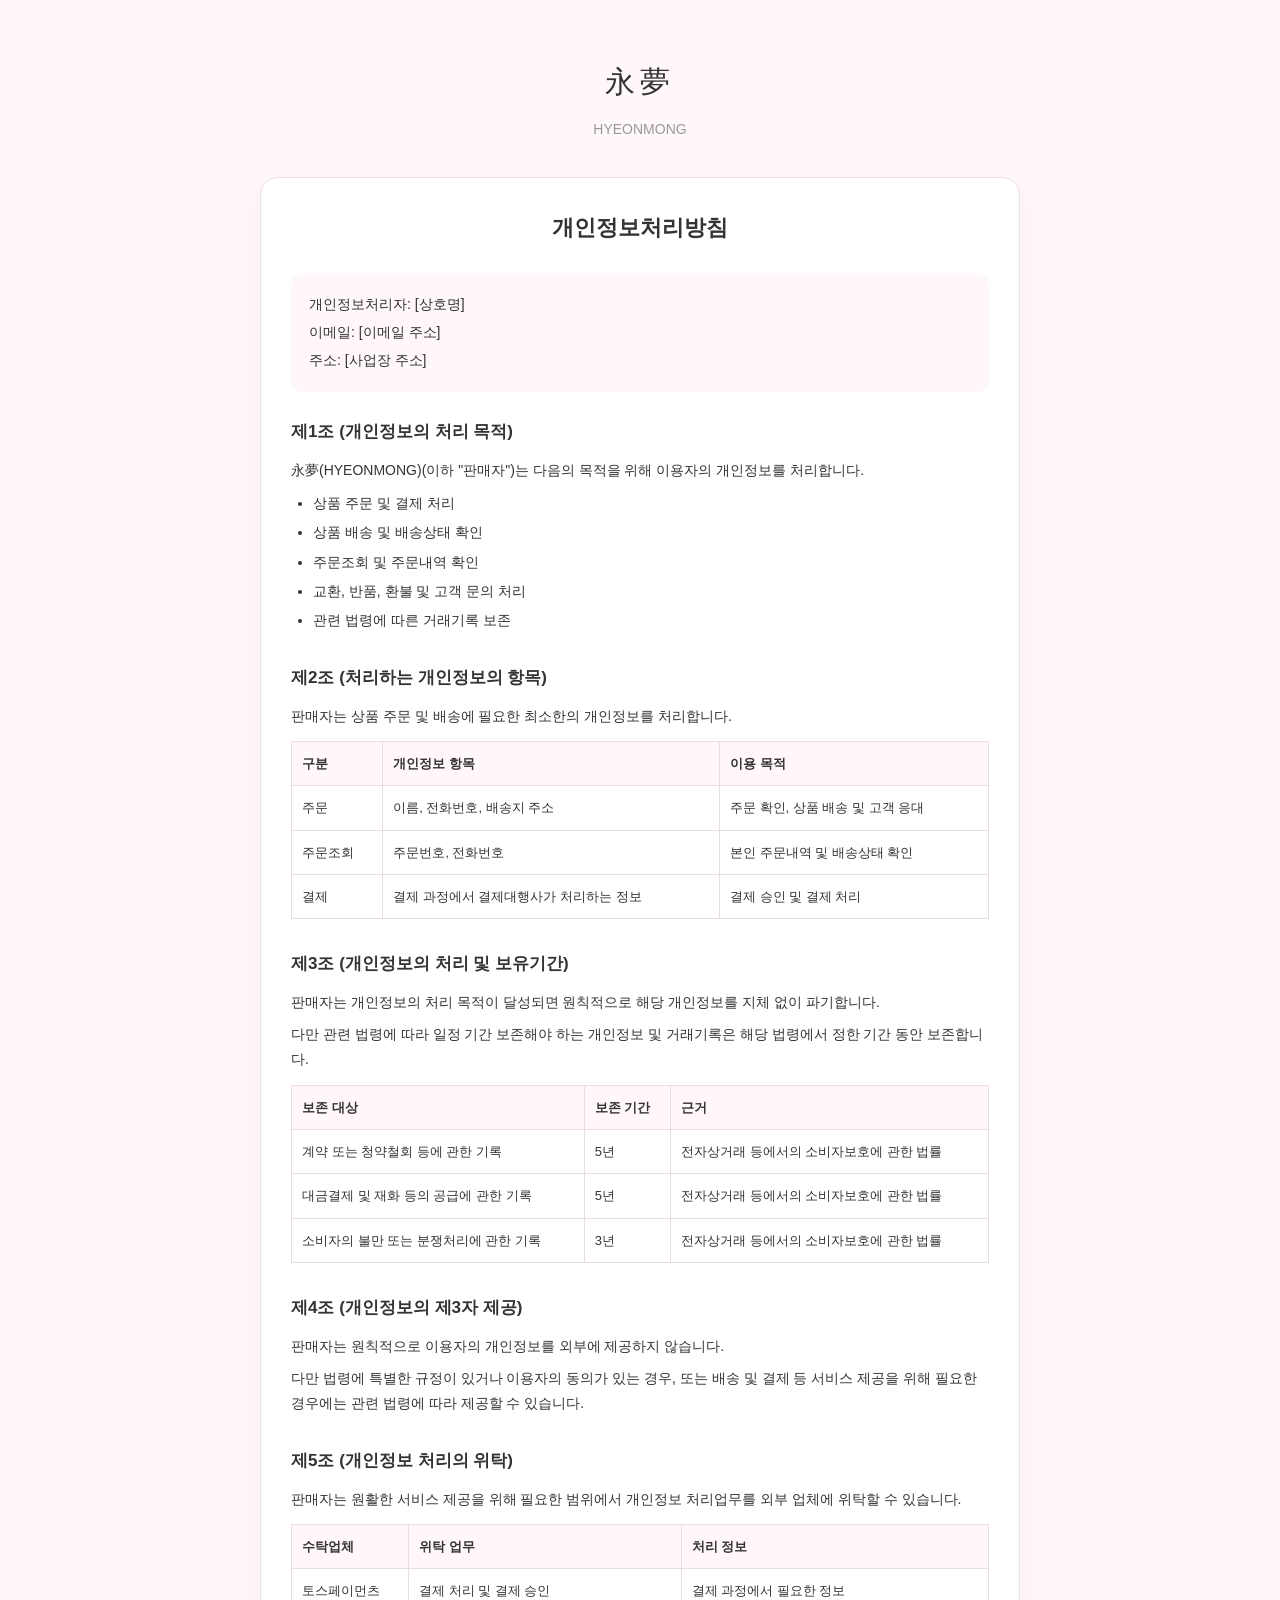
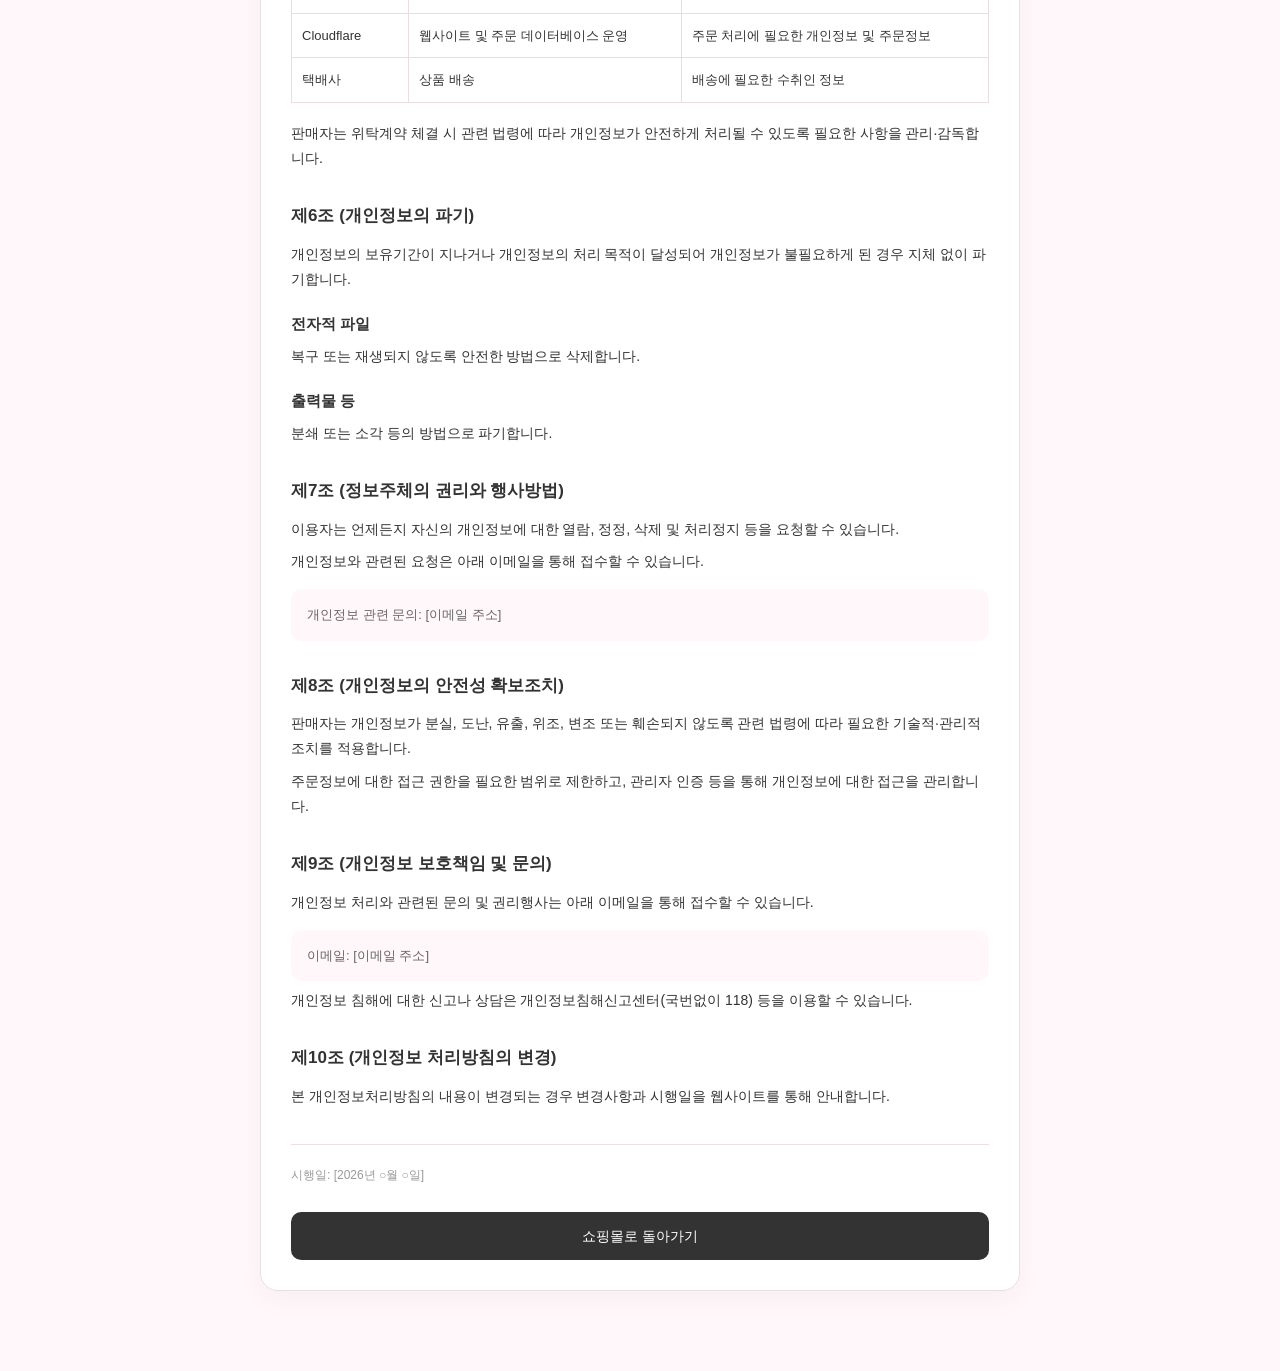
<file: privacy.html>
<!DOCTYPE html>
<html lang="ko">

<head>
  <meta charset="UTF-8">

  <meta
    name="viewport"
    content="width=device-width, initial-scale=1.0"
  >

  <title>永夢 | 개인정보처리방침</title>

  <style>
    * {
      box-sizing: border-box;
    }

    body {
      margin: 0;
      background: #fff7fa;

      font-family:
        -apple-system,
        BlinkMacSystemFont,
        "Segoe UI",
        sans-serif;

      color: #333;
      line-height: 1.8;
    }

    .container {
      width: calc(100% - 40px);
      max-width: 760px;

      margin: 0 auto;
      padding: 55px 0 80px;
    }

    .logo {
      text-align: center;

      font-size: 30px;
      letter-spacing: 5px;

      margin-bottom: 8px;
    }

    .subtitle {
      text-align: center;

      color: #999;
      font-size: 14px;

      margin-bottom: 35px;
    }

    .box {
      background: white;

      border: 1px solid #f0dce3;
      border-radius: 18px;

      padding: 30px;

      box-shadow:
        0 8px 30px
        rgba(0, 0, 0, 0.04);
    }

    h1 {
      margin: 0 0 25px;

      font-size: 22px;
      text-align: center;
    }

    h2 {
      margin: 30px 0 10px;

      font-size: 17px;
    }

    h2:first-of-type {
      margin-top: 0;
    }

    h3 {
      margin: 18px 0 7px;

      font-size: 15px;
    }

    p {
      margin: 7px 0;

      font-size: 14px;
    }

    ul {
      margin: 8px 0;

      padding-left: 22px;
    }

    li {
      font-size: 14px;

      margin: 4px 0;
    }

    .info {
      background: #fff7fa;

      border-radius: 12px;

      padding: 16px 18px;

      margin-bottom: 25px;
    }

    .info p {
      margin: 3px 0;
    }

    .table-wrap {
      overflow-x: auto;

      margin: 12px 0 18px;
    }

    table {
      width: 100%;

      border-collapse: collapse;

      font-size: 13px;

      min-width: 560px;
    }

    th,
    td {
      border: 1px solid #eadde2;

      padding: 10px;

      text-align: left;

      vertical-align: top;
    }

    th {
      background: #fff7fa;

      font-weight: 600;
    }

    .notice {
      padding: 14px 16px;

      background: #fff7fa;

      border-radius: 10px;

      color: #666;

      font-size: 13px;

      margin-top: 15px;
    }

    .date {
      margin-top: 35px;

      padding-top: 20px;

      border-top: 1px solid #f0dce3;

      color: #999;

      font-size: 12px;
    }

    .back {
      display: block;

      width: 100%;
      height: 48px;

      margin-top: 25px;

      border-radius: 10px;

      background: #333;
      color: white;

      text-align: center;
      text-decoration: none;

      line-height: 48px;

      font-size: 14px;
    }

    @media (max-width: 500px) {

      .container {
        padding-top: 40px;
      }

      .box {
        padding: 23px 20px;
      }

      h1 {
        font-size: 20px;
      }

      h2 {
        font-size: 16px;
      }

      p,
      li {
        font-size: 13px;
      }

    }
  </style>

</head>


<body>

  <main class="container">

    <div class="logo">
      永夢
    </div>

    <div class="subtitle">
      HYEONMONG
    </div>


    <div class="box">

      <h1>
        개인정보처리방침
      </h1>


      <div class="info">

        <p>
          개인정보처리자: [상호명]
        </p>

        <p>
          이메일: [이메일 주소]
        </p>

        <p>
          주소: [사업장 주소]
        </p>

      </div>


      <h2>
        제1조 (개인정보의 처리 목적)
      </h2>

      <p>
        永夢(HYEONMONG)(이하 "판매자")는 다음의 목적을 위해
        이용자의 개인정보를 처리합니다.
      </p>

      <ul>

        <li>
          상품 주문 및 결제 처리
        </li>

        <li>
          상품 배송 및 배송상태 확인
        </li>

        <li>
          주문조회 및 주문내역 확인
        </li>

        <li>
          교환, 반품, 환불 및 고객 문의 처리
        </li>

        <li>
          관련 법령에 따른 거래기록 보존
        </li>

      </ul>


      <h2>
        제2조 (처리하는 개인정보의 항목)
      </h2>

      <p>
        판매자는 상품 주문 및 배송에 필요한 최소한의 개인정보를 처리합니다.
      </p>


      <div class="table-wrap">

        <table>

          <thead>

            <tr>
              <th>
                구분
              </th>

              <th>
                개인정보 항목
              </th>

              <th>
                이용 목적
              </th>
            </tr>

          </thead>


          <tbody>

            <tr>

              <td>
                주문
              </td>

              <td>
                이름, 전화번호, 배송지 주소
              </td>

              <td>
                주문 확인, 상품 배송 및 고객 응대
              </td>

            </tr>


            <tr>

              <td>
                주문조회
              </td>

              <td>
                주문번호, 전화번호
              </td>

              <td>
                본인 주문내역 및 배송상태 확인
              </td>

            </tr>


            <tr>

              <td>
                결제
              </td>

              <td>
                결제 과정에서 결제대행사가 처리하는 정보
              </td>

              <td>
                결제 승인 및 결제 처리
              </td>

            </tr>

          </tbody>

        </table>

      </div>


      <h2>
        제3조 (개인정보의 처리 및 보유기간)
      </h2>

      <p>
        판매자는 개인정보의 처리 목적이 달성되면 원칙적으로
        해당 개인정보를 지체 없이 파기합니다.
      </p>

      <p>
        다만 관련 법령에 따라 일정 기간 보존해야 하는 개인정보 및
        거래기록은 해당 법령에서 정한 기간 동안 보존합니다.
      </p>


      <div class="table-wrap">

        <table>

          <thead>

            <tr>
              <th>
                보존 대상
              </th>

              <th>
                보존 기간
              </th>

              <th>
                근거
              </th>
            </tr>

          </thead>


          <tbody>

            <tr>

              <td>
                계약 또는 청약철회 등에 관한 기록
              </td>

              <td>
                5년
              </td>

              <td>
                전자상거래 등에서의 소비자보호에 관한 법률
              </td>

            </tr>


            <tr>

              <td>
                대금결제 및 재화 등의 공급에 관한 기록
              </td>

              <td>
                5년
              </td>

              <td>
                전자상거래 등에서의 소비자보호에 관한 법률
              </td>

            </tr>


            <tr>

              <td>
                소비자의 불만 또는 분쟁처리에 관한 기록
              </td>

              <td>
                3년
              </td>

              <td>
                전자상거래 등에서의 소비자보호에 관한 법률
              </td>

            </tr>

          </tbody>

        </table>

      </div>


      <h2>
        제4조 (개인정보의 제3자 제공)
      </h2>

      <p>
        판매자는 원칙적으로 이용자의 개인정보를 외부에 제공하지 않습니다.
      </p>

      <p>
        다만 법령에 특별한 규정이 있거나 이용자의 동의가 있는 경우,
        또는 배송 및 결제 등 서비스 제공을 위해 필요한 경우에는
        관련 법령에 따라 제공할 수 있습니다.
      </p>


      <h2>
        제5조 (개인정보 처리의 위탁)
      </h2>

      <p>
        판매자는 원활한 서비스 제공을 위해 필요한 범위에서
        개인정보 처리업무를 외부 업체에 위탁할 수 있습니다.
      </p>


      <div class="table-wrap">

        <table>

          <thead>

            <tr>
              <th>
                수탁업체
              </th>

              <th>
                위탁 업무
              </th>

              <th>
                처리 정보
              </th>
            </tr>

          </thead>


          <tbody>

            <tr>

              <td>
                토스페이먼츠
              </td>

              <td>
                결제 처리 및 결제 승인
              </td>

              <td>
                결제 과정에서 필요한 정보
              </td>

            </tr>


            <tr>

              <td>
                Cloudflare
              </td>

              <td>
                웹사이트 및 주문 데이터베이스 운영
              </td>

              <td>
                주문 처리에 필요한 개인정보 및 주문정보
              </td>

            </tr>


            <tr>

              <td>
                택배사
              </td>

              <td>
                상품 배송
              </td>

              <td>
                배송에 필요한 수취인 정보
              </td>

            </tr>

          </tbody>

        </table>

      </div>


      <p>
        판매자는 위탁계약 체결 시 관련 법령에 따라
        개인정보가 안전하게 처리될 수 있도록 필요한 사항을 관리·감독합니다.
      </p>


      <h2>
        제6조 (개인정보의 파기)
      </h2>

      <p>
        개인정보의 보유기간이 지나거나 개인정보의 처리 목적이 달성되어
        개인정보가 불필요하게 된 경우 지체 없이 파기합니다.
      </p>

      <h3>
        전자적 파일
      </h3>

      <p>
        복구 또는 재생되지 않도록 안전한 방법으로 삭제합니다.
      </p>

      <h3>
        출력물 등
      </h3>

      <p>
        분쇄 또는 소각 등의 방법으로 파기합니다.
      </p>


      <h2>
        제7조 (정보주체의 권리와 행사방법)
      </h2>

      <p>
        이용자는 언제든지 자신의 개인정보에 대한 열람,
        정정, 삭제 및 처리정지 등을 요청할 수 있습니다.
      </p>

      <p>
        개인정보와 관련된 요청은 아래 이메일을 통해 접수할 수 있습니다.
      </p>

      <div class="notice">
        개인정보 관련 문의:
        [이메일 주소]
      </div>


      <h2>
        제8조 (개인정보의 안전성 확보조치)
      </h2>

      <p>
        판매자는 개인정보가 분실, 도난, 유출, 위조, 변조 또는
        훼손되지 않도록 관련 법령에 따라 필요한 기술적·관리적 조치를
        적용합니다.
      </p>

      <p>
        주문정보에 대한 접근 권한을 필요한 범위로 제한하고,
        관리자 인증 등을 통해 개인정보에 대한 접근을 관리합니다.
      </p>


      <h2>
        제9조 (개인정보 보호책임 및 문의)
      </h2>

      <p>
        개인정보 처리와 관련된 문의 및 권리행사는
        아래 이메일을 통해 접수할 수 있습니다.
      </p>

      <div class="notice">
        이메일:
        [이메일 주소]
      </div>

      <p>
        개인정보 침해에 대한 신고나 상담은
        개인정보침해신고센터(국번없이 118) 등을 이용할 수 있습니다.
      </p>


      <h2>
        제10조 (개인정보 처리방침의 변경)
      </h2>

      <p>
        본 개인정보처리방침의 내용이 변경되는 경우
        변경사항과 시행일을 웹사이트를 통해 안내합니다.
      </p>


      <div class="date">
        시행일: [2026년 ○월 ○일]
      </div>


      <a
        href="index.html"
        class="back"
      >
        쇼핑몰로 돌아가기
      </a>

    </div>

  </main>

</body>

</html>
</file>
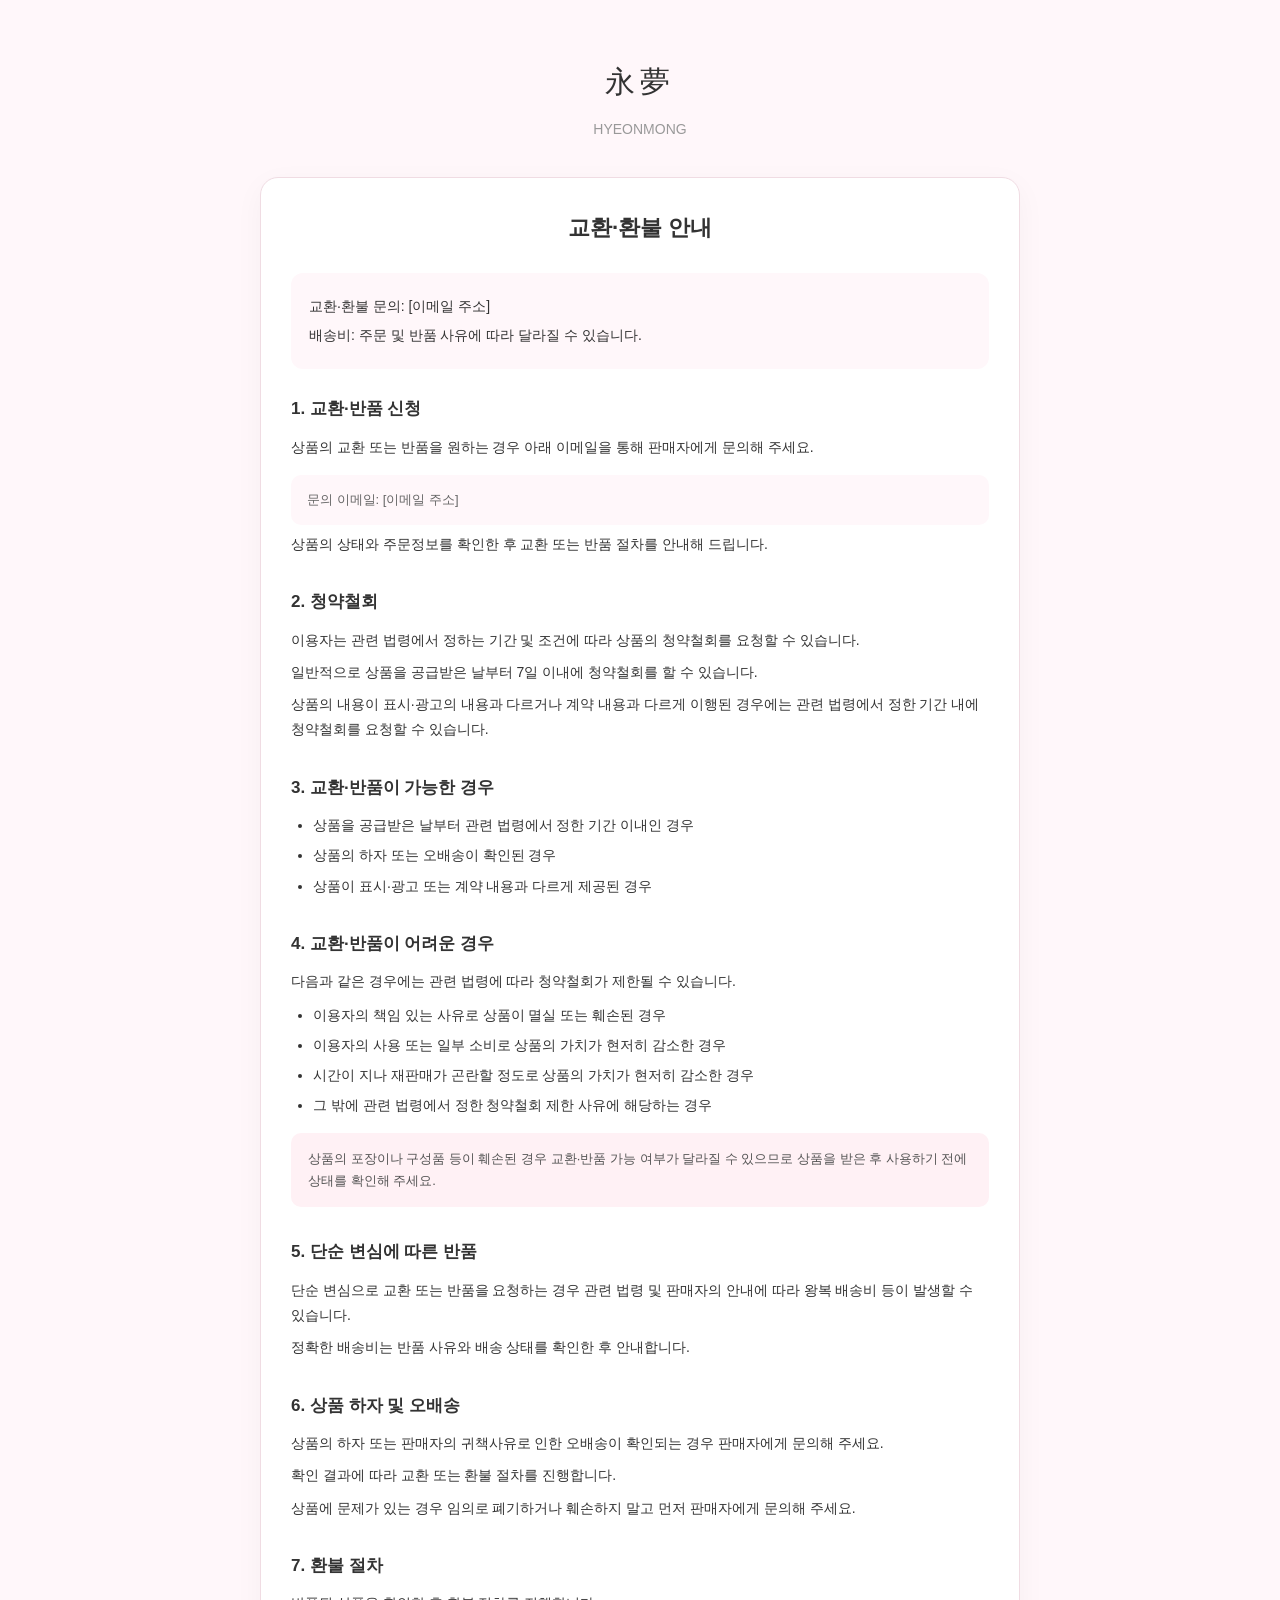
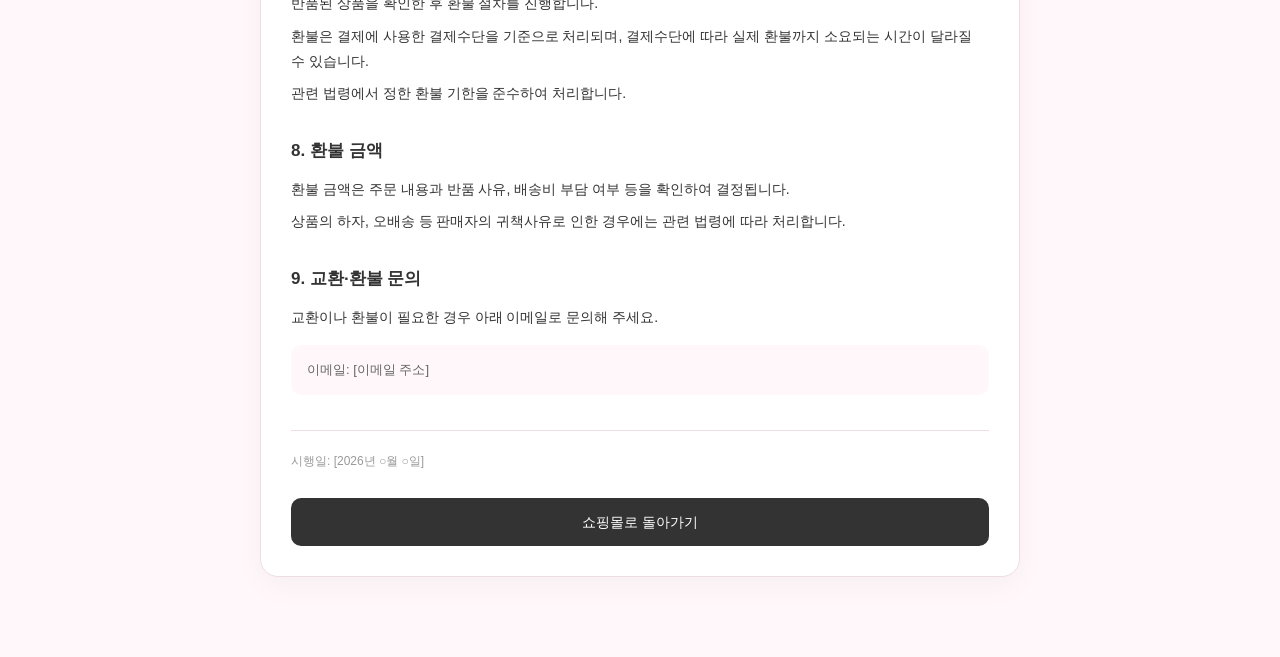
<file: refund.html>
<!DOCTYPE html>
<html lang="ko">

<head>
  <meta charset="UTF-8">

  <meta
    name="viewport"
    content="width=device-width, initial-scale=1.0"
  >

  <title>永夢 | 교환·환불 안내</title>

  <style>
    * {
      box-sizing: border-box;
    }

    body {
      margin: 0;
      background: #fff7fa;

      font-family:
        -apple-system,
        BlinkMacSystemFont,
        "Segoe UI",
        sans-serif;

      color: #333;
      line-height: 1.8;
    }

    .container {
      width: calc(100% - 40px);
      max-width: 760px;

      margin: 0 auto;
      padding: 55px 0 80px;
    }

    .logo {
      text-align: center;

      font-size: 30px;
      letter-spacing: 5px;

      margin-bottom: 8px;
    }

    .subtitle {
      text-align: center;

      color: #999;
      font-size: 14px;

      margin-bottom: 35px;
    }

    .box {
      background: white;

      border: 1px solid #f0dce3;
      border-radius: 18px;

      padding: 30px;

      box-shadow:
        0 8px 30px
        rgba(0, 0, 0, 0.04);
    }

    h1 {
      margin: 0 0 25px;

      font-size: 22px;
      text-align: center;
    }

    h2 {
      margin: 30px 0 10px;

      font-size: 17px;
    }

    h2:first-of-type {
      margin-top: 0;
    }

    p {
      margin: 7px 0;

      font-size: 14px;
    }

    ul {
      margin: 8px 0;

      padding-left: 22px;
    }

    li {
      font-size: 14px;

      margin: 5px 0;
    }

    .info {
      background: #fff7fa;

      border-radius: 12px;

      padding: 17px 18px;

      margin-bottom: 25px;
    }

    .info p {
      margin: 4px 0;
    }

    .notice {
      margin-top: 15px;

      padding: 14px 16px;

      background: #fff7fa;

      border-radius: 10px;

      color: #666;

      font-size: 13px;

      line-height: 1.7;
    }

    .warning {
      margin-top: 15px;

      padding: 15px 17px;

      background: #fff1f5;

      border-radius: 10px;

      color: #555;

      font-size: 13px;

      line-height: 1.7;
    }

    .date {
      margin-top: 35px;

      padding-top: 20px;

      border-top: 1px solid #f0dce3;

      color: #999;

      font-size: 12px;
    }

    .back {
      display: block;

      width: 100%;
      height: 48px;

      margin-top: 25px;

      border-radius: 10px;

      background: #333;
      color: white;

      text-align: center;
      text-decoration: none;

      line-height: 48px;

      font-size: 14px;
    }

    @media (max-width: 500px) {

      .container {
        padding-top: 40px;
      }

      .box {
        padding: 23px 20px;
      }

      h1 {
        font-size: 20px;
      }

      h2 {
        font-size: 16px;
      }

      p,
      li {
        font-size: 13px;
      }

    }
  </style>

</head>


<body>

  <main class="container">

    <div class="logo">
      永夢
    </div>

    <div class="subtitle">
      HYEONMONG
    </div>


    <div class="box">

      <h1>
        교환·환불 안내
      </h1>


      <div class="info">

        <p>
          교환·환불 문의:
          [이메일 주소]
        </p>

        <p>
          배송비:
          주문 및 반품 사유에 따라 달라질 수 있습니다.
        </p>

      </div>


      <h2>
        1. 교환·반품 신청
      </h2>

      <p>
        상품의 교환 또는 반품을 원하는 경우
        아래 이메일을 통해 판매자에게 문의해 주세요.
      </p>

      <div class="notice">
        문의 이메일:
        [이메일 주소]
      </div>

      <p>
        상품의 상태와 주문정보를 확인한 후
        교환 또는 반품 절차를 안내해 드립니다.
      </p>


      <h2>
        2. 청약철회
      </h2>

      <p>
        이용자는 관련 법령에서 정하는 기간 및 조건에 따라
        상품의 청약철회를 요청할 수 있습니다.
      </p>

      <p>
        일반적으로 상품을 공급받은 날부터 7일 이내에
        청약철회를 할 수 있습니다.
      </p>

      <p>
        상품의 내용이 표시·광고의 내용과 다르거나
        계약 내용과 다르게 이행된 경우에는
        관련 법령에서 정한 기간 내에 청약철회를 요청할 수 있습니다.
      </p>


      <h2>
        3. 교환·반품이 가능한 경우
      </h2>

      <ul>

        <li>
          상품을 공급받은 날부터 관련 법령에서 정한 기간 이내인 경우
        </li>

        <li>
          상품의 하자 또는 오배송이 확인된 경우
        </li>

        <li>
          상품이 표시·광고 또는 계약 내용과 다르게 제공된 경우
        </li>

      </ul>


      <h2>
        4. 교환·반품이 어려운 경우
      </h2>

      <p>
        다음과 같은 경우에는 관련 법령에 따라
        청약철회가 제한될 수 있습니다.
      </p>

      <ul>

        <li>
          이용자의 책임 있는 사유로 상품이 멸실 또는 훼손된 경우
        </li>

        <li>
          이용자의 사용 또는 일부 소비로 상품의 가치가 현저히 감소한 경우
        </li>

        <li>
          시간이 지나 재판매가 곤란할 정도로 상품의 가치가 현저히 감소한 경우
        </li>

        <li>
          그 밖에 관련 법령에서 정한 청약철회 제한 사유에 해당하는 경우
        </li>

      </ul>


      <div class="warning">
        상품의 포장이나 구성품 등이 훼손된 경우
        교환·반품 가능 여부가 달라질 수 있으므로
        상품을 받은 후 사용하기 전에 상태를 확인해 주세요.
      </div>


      <h2>
        5. 단순 변심에 따른 반품
      </h2>

      <p>
        단순 변심으로 교환 또는 반품을 요청하는 경우
        관련 법령 및 판매자의 안내에 따라
        왕복 배송비 등이 발생할 수 있습니다.
      </p>

      <p>
        정확한 배송비는 반품 사유와 배송 상태를 확인한 후 안내합니다.
      </p>


      <h2>
        6. 상품 하자 및 오배송
      </h2>

      <p>
        상품의 하자 또는 판매자의 귀책사유로 인한 오배송이 확인되는 경우
        판매자에게 문의해 주세요.
      </p>

      <p>
        확인 결과에 따라 교환 또는 환불 절차를 진행합니다.
      </p>

      <p>
        상품에 문제가 있는 경우 임의로 폐기하거나 훼손하지 말고
        먼저 판매자에게 문의해 주세요.
      </p>


      <h2>
        7. 환불 절차
      </h2>

      <p>
        반품된 상품을 확인한 후 환불 절차를 진행합니다.
      </p>

      <p>
        환불은 결제에 사용한 결제수단을 기준으로 처리되며,
        결제수단에 따라 실제 환불까지 소요되는 시간이 달라질 수 있습니다.
      </p>

      <p>
        관련 법령에서 정한 환불 기한을 준수하여 처리합니다.
      </p>


      <h2>
        8. 환불 금액
      </h2>

      <p>
        환불 금액은 주문 내용과 반품 사유,
        배송비 부담 여부 등을 확인하여 결정됩니다.
      </p>

      <p>
        상품의 하자, 오배송 등 판매자의 귀책사유로 인한 경우에는
        관련 법령에 따라 처리합니다.
      </p>


      <h2>
        9. 교환·환불 문의
      </h2>

      <p>
        교환이나 환불이 필요한 경우 아래 이메일로 문의해 주세요.
      </p>

      <div class="notice">
        이메일:
        [이메일 주소]
      </div>


      <div class="date">
        시행일: [2026년 ○월 ○일]
      </div>


      <a
        href="index.html"
        class="back"
      >
        쇼핑몰로 돌아가기
      </a>

    </div>

  </main>

</body>

</html>
</file>
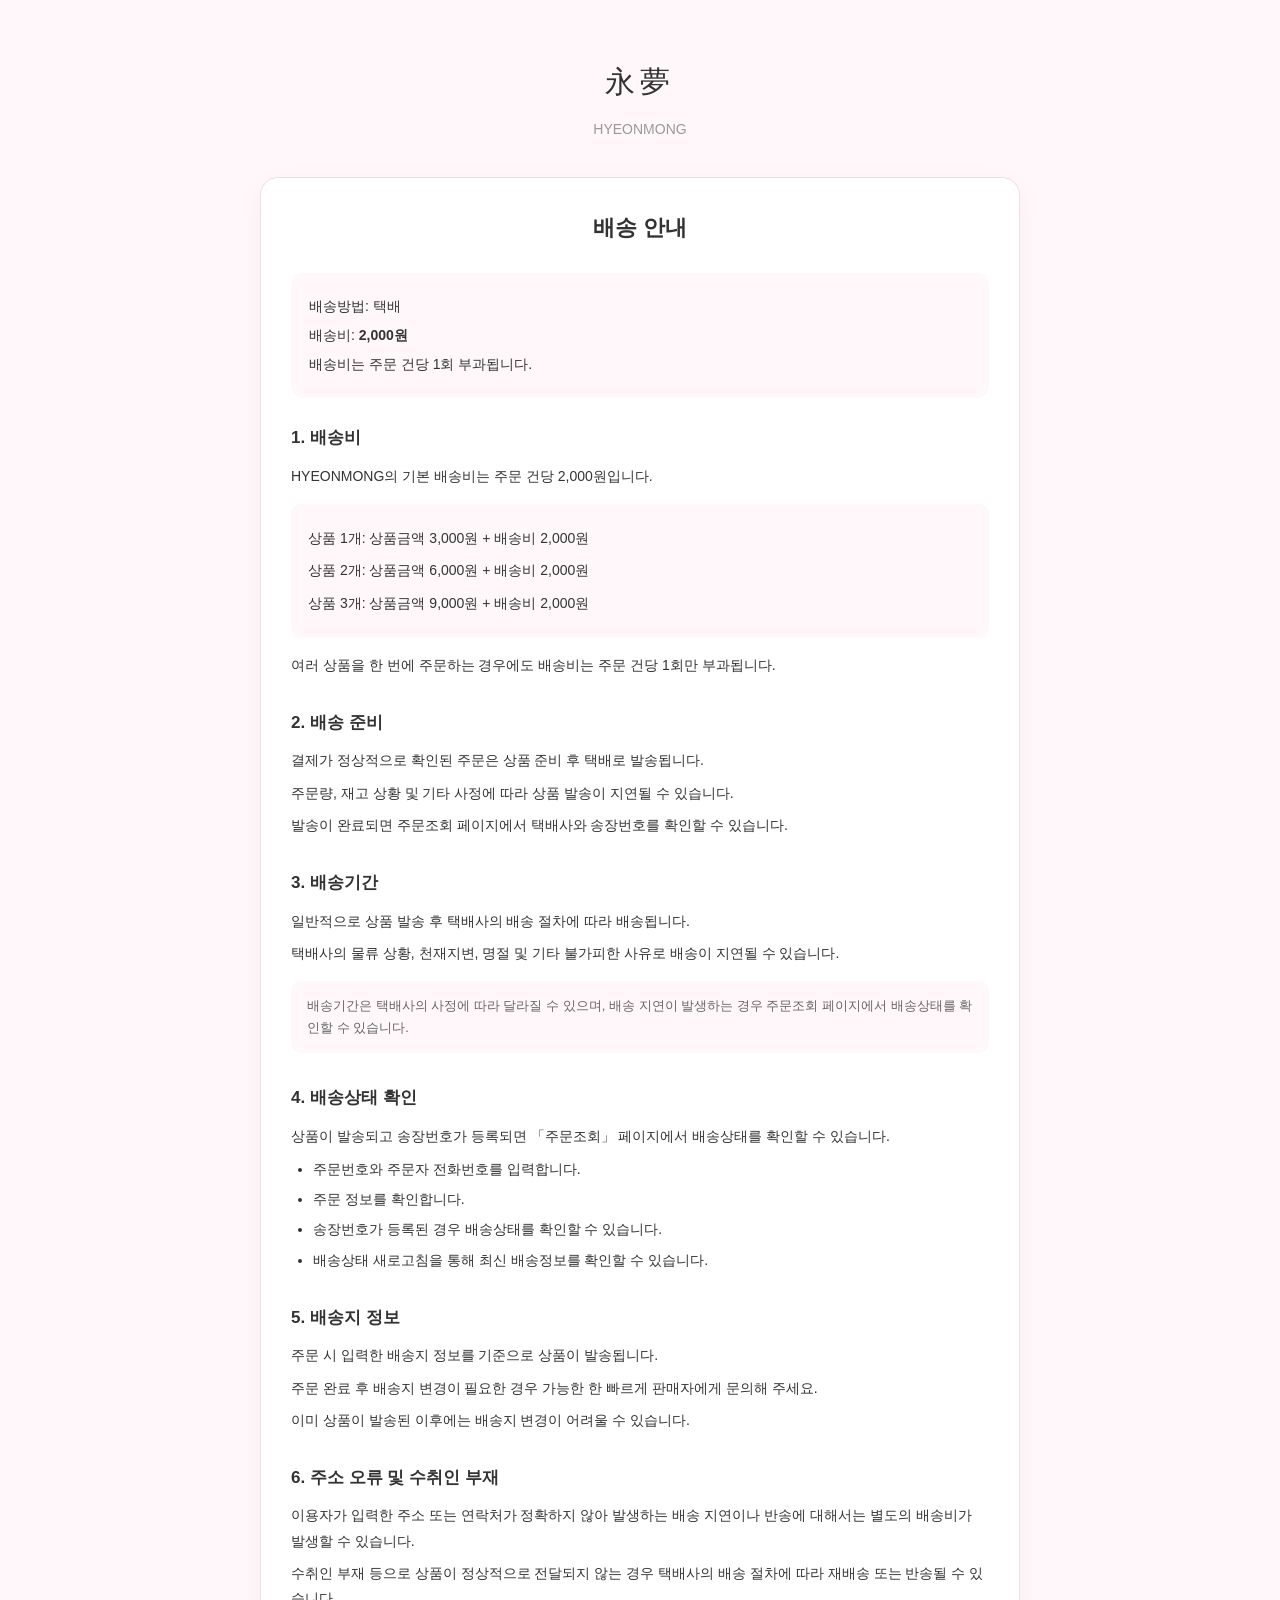
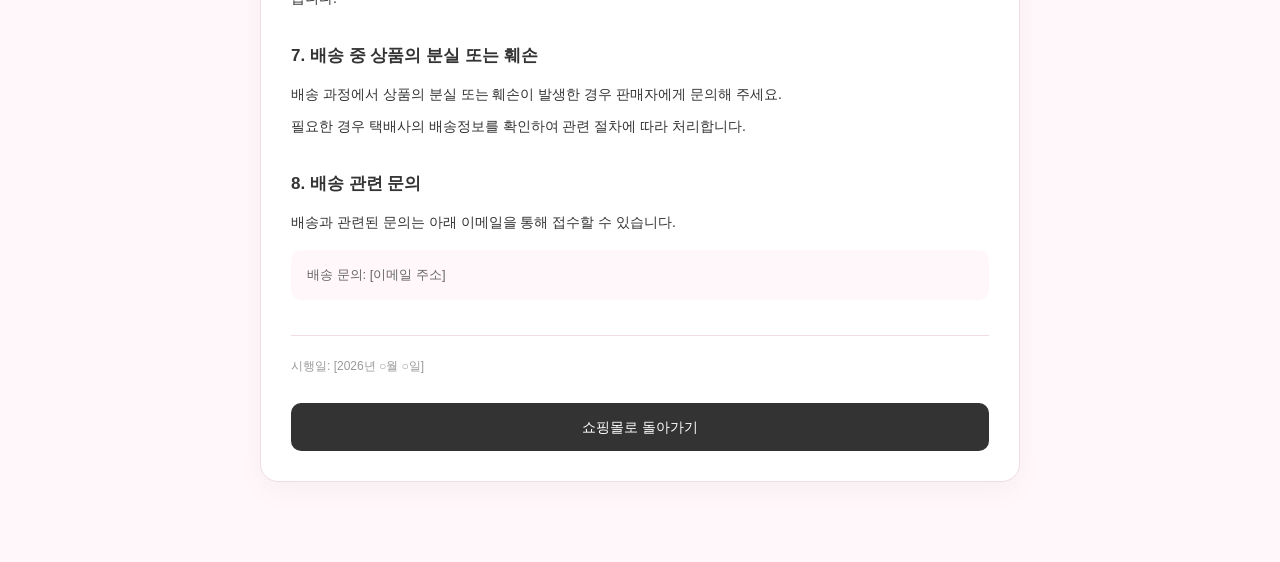
<file: shipping.html>
<!DOCTYPE html>
<html lang="ko">

<head>
  <meta charset="UTF-8">

  <meta
    name="viewport"
    content="width=device-width, initial-scale=1.0"
  >

  <title>永夢 | 배송 안내</title>

  <style>
    * {
      box-sizing: border-box;
    }

    body {
      margin: 0;
      background: #fff7fa;

      font-family:
        -apple-system,
        BlinkMacSystemFont,
        "Segoe UI",
        sans-serif;

      color: #333;
      line-height: 1.8;
    }

    .container {
      width: calc(100% - 40px);
      max-width: 760px;

      margin: 0 auto;
      padding: 55px 0 80px;
    }

    .logo {
      text-align: center;

      font-size: 30px;
      letter-spacing: 5px;

      margin-bottom: 8px;
    }

    .subtitle {
      text-align: center;

      color: #999;
      font-size: 14px;

      margin-bottom: 35px;
    }

    .box {
      background: white;

      border: 1px solid #f0dce3;
      border-radius: 18px;

      padding: 30px;

      box-shadow:
        0 8px 30px
        rgba(0, 0, 0, 0.04);
    }

    h1 {
      margin: 0 0 25px;

      font-size: 22px;
      text-align: center;
    }

    h2 {
      margin: 30px 0 10px;

      font-size: 17px;
    }

    h2:first-of-type {
      margin-top: 0;
    }

    p {
      margin: 7px 0;

      font-size: 14px;
    }

    ul {
      margin: 8px 0;

      padding-left: 22px;
    }

    li {
      font-size: 14px;

      margin: 5px 0;
    }

    .info {
      background: #fff7fa;

      border-radius: 12px;

      padding: 17px 18px;

      margin-bottom: 25px;
    }

    .info p {
      margin: 4px 0;
    }

    .highlight {
      margin: 15px 0;

      padding: 15px 17px;

      background: #fff7fa;

      border-radius: 10px;

      font-size: 14px;
    }

    .price {
      font-weight: 600;
    }

    .notice {
      margin-top: 15px;

      padding: 14px 16px;

      background: #fff7fa;

      border-radius: 10px;

      color: #666;

      font-size: 13px;

      line-height: 1.7;
    }

    .date {
      margin-top: 35px;

      padding-top: 20px;

      border-top: 1px solid #f0dce3;

      color: #999;

      font-size: 12px;
    }

    .back {
      display: block;

      width: 100%;
      height: 48px;

      margin-top: 25px;

      border-radius: 10px;

      background: #333;
      color: white;

      text-align: center;
      text-decoration: none;

      line-height: 48px;

      font-size: 14px;
    }

    @media (max-width: 500px) {

      .container {
        padding-top: 40px;
      }

      .box {
        padding: 23px 20px;
      }

      h1 {
        font-size: 20px;
      }

      h2 {
        font-size: 16px;
      }

      p,
      li {
        font-size: 13px;
      }

    }
  </style>

</head>


<body>

  <main class="container">

    <div class="logo">
      永夢
    </div>

    <div class="subtitle">
      HYEONMONG
    </div>


    <div class="box">

      <h1>
        배송 안내
      </h1>


      <div class="info">

        <p>
          배송방법: 택배
        </p>

        <p>
          배송비: <span class="price">2,000원</span>
        </p>

        <p>
          배송비는 주문 건당 1회 부과됩니다.
        </p>

      </div>


      <h2>
        1. 배송비
      </h2>

      <p>
        HYEONMONG의 기본 배송비는 주문 건당 2,000원입니다.
      </p>

      <div class="highlight">

        <p>
          상품 1개: 상품금액 3,000원 + 배송비 2,000원
        </p>

        <p>
          상품 2개: 상품금액 6,000원 + 배송비 2,000원
        </p>

        <p>
          상품 3개: 상품금액 9,000원 + 배송비 2,000원
        </p>

      </div>

      <p>
        여러 상품을 한 번에 주문하는 경우에도
        배송비는 주문 건당 1회만 부과됩니다.
      </p>


      <h2>
        2. 배송 준비
      </h2>

      <p>
        결제가 정상적으로 확인된 주문은 상품 준비 후 택배로 발송됩니다.
      </p>

      <p>
        주문량, 재고 상황 및 기타 사정에 따라
        상품 발송이 지연될 수 있습니다.
      </p>

      <p>
        발송이 완료되면 주문조회 페이지에서
        택배사와 송장번호를 확인할 수 있습니다.
      </p>


      <h2>
        3. 배송기간
      </h2>

      <p>
        일반적으로 상품 발송 후 택배사의 배송 절차에 따라 배송됩니다.
      </p>

      <p>
        택배사의 물류 상황, 천재지변, 명절 및 기타 불가피한 사유로
        배송이 지연될 수 있습니다.
      </p>

      <div class="notice">
        배송기간은 택배사의 사정에 따라 달라질 수 있으며,
        배송 지연이 발생하는 경우 주문조회 페이지에서
        배송상태를 확인할 수 있습니다.
      </div>


      <h2>
        4. 배송상태 확인
      </h2>

      <p>
        상품이 발송되고 송장번호가 등록되면
        「주문조회」 페이지에서 배송상태를 확인할 수 있습니다.
      </p>

      <ul>

        <li>
          주문번호와 주문자 전화번호를 입력합니다.
        </li>

        <li>
          주문 정보를 확인합니다.
        </li>

        <li>
          송장번호가 등록된 경우 배송상태를 확인할 수 있습니다.
        </li>

        <li>
          배송상태 새로고침을 통해 최신 배송정보를 확인할 수 있습니다.
        </li>

      </ul>


      <h2>
        5. 배송지 정보
      </h2>

      <p>
        주문 시 입력한 배송지 정보를 기준으로 상품이 발송됩니다.
      </p>

      <p>
        주문 완료 후 배송지 변경이 필요한 경우
        가능한 한 빠르게 판매자에게 문의해 주세요.
      </p>

      <p>
        이미 상품이 발송된 이후에는 배송지 변경이 어려울 수 있습니다.
      </p>


      <h2>
        6. 주소 오류 및 수취인 부재
      </h2>

      <p>
        이용자가 입력한 주소 또는 연락처가 정확하지 않아 발생하는
        배송 지연이나 반송에 대해서는 별도의 배송비가 발생할 수 있습니다.
      </p>

      <p>
        수취인 부재 등으로 상품이 정상적으로 전달되지 않는 경우
        택배사의 배송 절차에 따라 재배송 또는 반송될 수 있습니다.
      </p>


      <h2>
        7. 배송 중 상품의 분실 또는 훼손
      </h2>

      <p>
        배송 과정에서 상품의 분실 또는 훼손이 발생한 경우
        판매자에게 문의해 주세요.
      </p>

      <p>
        필요한 경우 택배사의 배송정보를 확인하여
        관련 절차에 따라 처리합니다.
      </p>


      <h2>
        8. 배송 관련 문의
      </h2>

      <p>
        배송과 관련된 문의는 아래 이메일을 통해 접수할 수 있습니다.
      </p>

      <div class="notice">
        배송 문의:
        [이메일 주소]
      </div>


      <div class="date">
        시행일: [2026년 ○월 ○일]
      </div>


      <a
        href="index.html"
        class="back"
      >
        쇼핑몰로 돌아가기
      </a>

    </div>

  </main>

</body>

</html>
</file>
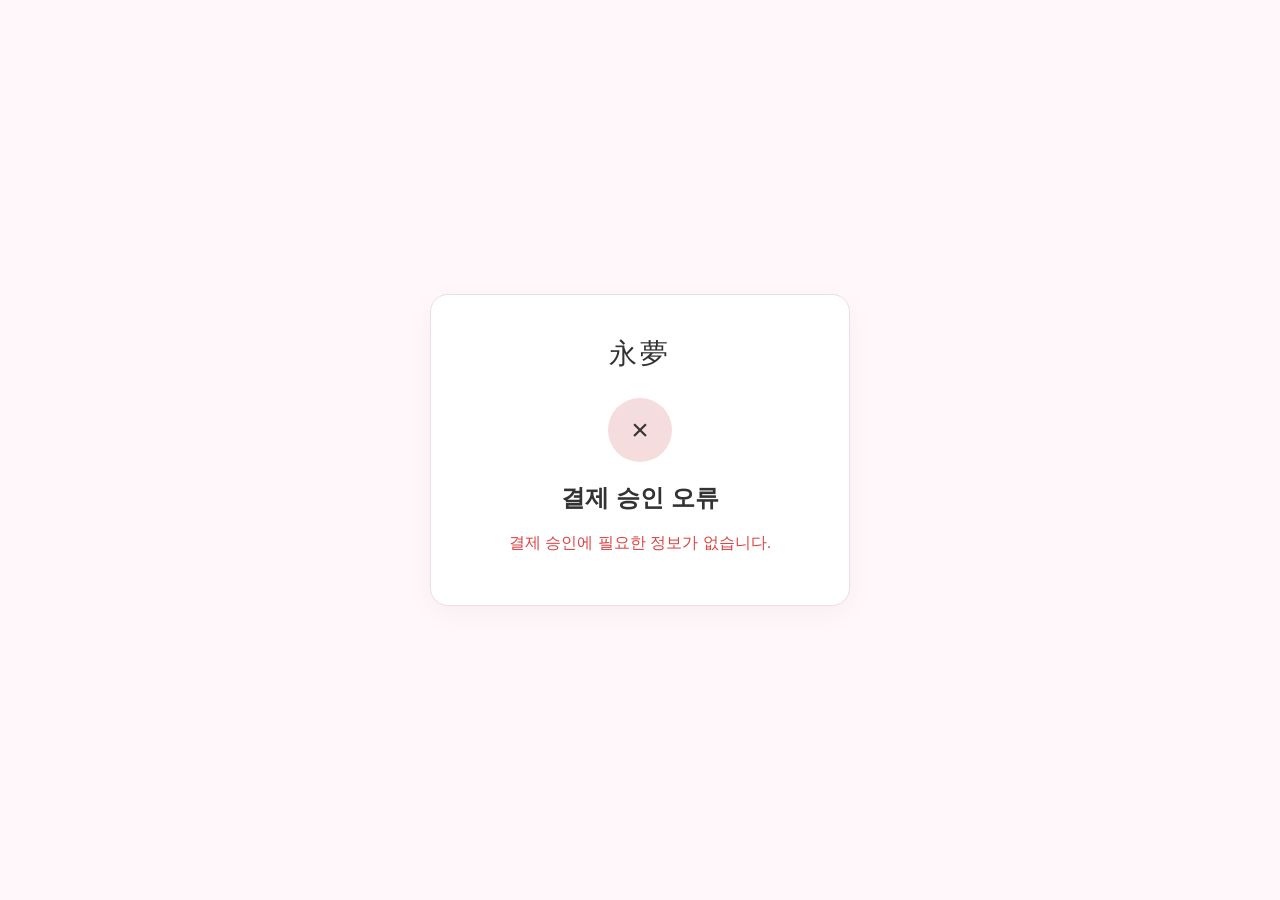
<file: success.html>
<!DOCTYPE html>
<html lang="ko">
<head>
  <meta charset="UTF-8">
  <meta name="viewport" content="width=device-width, initial-scale=1.0">

  <title>永夢 | 결제 완료</title>

  <style>
    body {
      margin: 0;
      min-height: 100vh;
      display: flex;
      align-items: center;
      justify-content: center;
      background: #fff7fa;
      font-family: sans-serif;
      color: #333;
    }

    .box {
      width: calc(100% - 40px);
      max-width: 420px;
      padding: 40px 25px;
      box-sizing: border-box;
      text-align: center;
      background: white;
      border: 1px solid #f0dce3;
      border-radius: 18px;
      box-shadow: 0 8px 30px rgba(0, 0, 0, 0.04);
    }

    .logo {
      font-size: 28px;
      margin-bottom: 25px;
      letter-spacing: 3px;
    }

    .check {
      width: 64px;
      height: 64px;
      margin: 0 auto 20px;
      border-radius: 50%;
      background: #f8dce6;
      display: flex;
      align-items: center;
      justify-content: center;
      font-size: 30px;
    }

    h1 {
      margin: 0 0 15px;
      font-size: 24px;
    }

    p {
      line-height: 1.7;
      color: #666;
      margin: 8px 0;
    }

    .order-info {
      margin-top: 25px;
      padding: 18px;
      background: #fff7fa;
      border-radius: 12px;
      text-align: left;
    }

    .info-row {
      display: flex;
      justify-content: space-between;
      gap: 15px;
      padding: 7px 0;
      font-size: 14px;
    }

    .info-label {
      color: #888;
      white-space: nowrap;
    }

    .info-value {
      color: #333;
      font-weight: 600;
      text-align: right;
      word-break: break-all;
    }

    .notice {
      margin-top: 22px;
      font-size: 13px;
      color: #999;
    }

    .error {
      color: #d44;
    }
  </style>
</head>

<body>

  <div class="box">

    <div class="logo">永夢</div>

    <div id="check" class="check">
      ✓
    </div>

    <h1 id="title">
      결제 승인 중입니다.
    </h1>

    <p id="message">
      잠시만 기다려주세요.
    </p>

    <div id="order-info" class="order-info" style="display: none;">

      <div class="info-row">
        <span class="info-label">
          주문번호
        </span>

        <span
          id="order-id"
          class="info-value"
        ></span>
      </div>

      <div class="info-row">
        <span class="info-label">
          결제금액
        </span>

        <span
          id="amount"
          class="info-value"
        ></span>
      </div>

    </div>

    <p id="notice" class="notice" style="display: none;">
      주문해주셔서 감사합니다.
    </p>

  </div>


  <script>

    async function confirmPayment() {

      const params =
        new URLSearchParams(
          window.location.search
        );


      const paymentKey =
        params.get("paymentKey");

      const orderId =
        params.get("orderId");

      const amount =
        params.get("amount");


      // ==============================
      // 결제 승인 정보 확인
      // ==============================

      if (
        !paymentKey ||
        !orderId ||
        !amount
      ) {

        document.getElementById(
          "check"
        ).textContent = "×";

        document.getElementById(
          "check"
        ).style.background = "#f5dddd";

        document.getElementById(
          "title"
        ).textContent =
          "결제 승인 오류";

        document.getElementById(
          "message"
        ).textContent =
          "결제 승인에 필요한 정보가 없습니다.";

        document.getElementById(
          "message"
        ).className = "error";

        return;
      }


      try {

        // ==============================
        // Worker에 결제 승인 요청
        // ==============================

        const response =
          await fetch(
            "https://hyeonmong.hyoeunan240.workers.dev/api/payments/confirm",
            {
              method: "POST",

              headers: {
                "Content-Type":
                  "application/json"
              },

              body: JSON.stringify({
                paymentKey:
                  paymentKey,

                orderId:
                  orderId,

                amount:
                  Number(amount)
              })
            }
          );


        const result =
          await response.json();


        // ==============================
        // 승인 실패
        // ==============================

        if (
          !response.ok ||
          !result.ok
        ) {

          throw new Error(
            result.message ||
            "결제 승인에 실패했습니다."
          );

        }


        // ==============================
        // 결제 승인 성공
        // ==============================

        document.getElementById(
          "check"
        ).textContent = "✓";

        document.getElementById(
          "title"
        ).textContent =
          "결제가 완료되었습니다.";

        document.getElementById(
          "message"
        ).textContent =
          "주문이 정상적으로 접수되었습니다.";


        // 주문번호 표시
        document.getElementById(
          "order-id"
        ).textContent =
          orderId;


        // 결제금액 표시
        document.getElementById(
          "amount"
        ).textContent =
          Number(amount).toLocaleString(
            "ko-KR"
          ) + "원";


        // 주문 정보 표시
        document.getElementById(
          "order-info"
        ).style.display =
          "block";


        // 안내 문구 표시
        document.getElementById(
          "notice"
        ).style.display =
          "block";


      } catch (error) {

        console.error(
          "결제 승인 오류:",
          error
        );


        document.getElementById(
          "check"
        ).textContent = "×";

        document.getElementById(
          "check"
        ).style.background = "#f5dddd";

        document.getElementById(
          "title"
        ).textContent =
          "결제 승인 오류";

        document.getElementById(
          "message"
        ).textContent =
          error.message ||
          "결제 승인 중 오류가 발생했습니다.";

        document.getElementById(
          "message"
        ).className =
          "error";

      }

    }


    confirmPayment();

  </script>

</body>
</html>
</file>
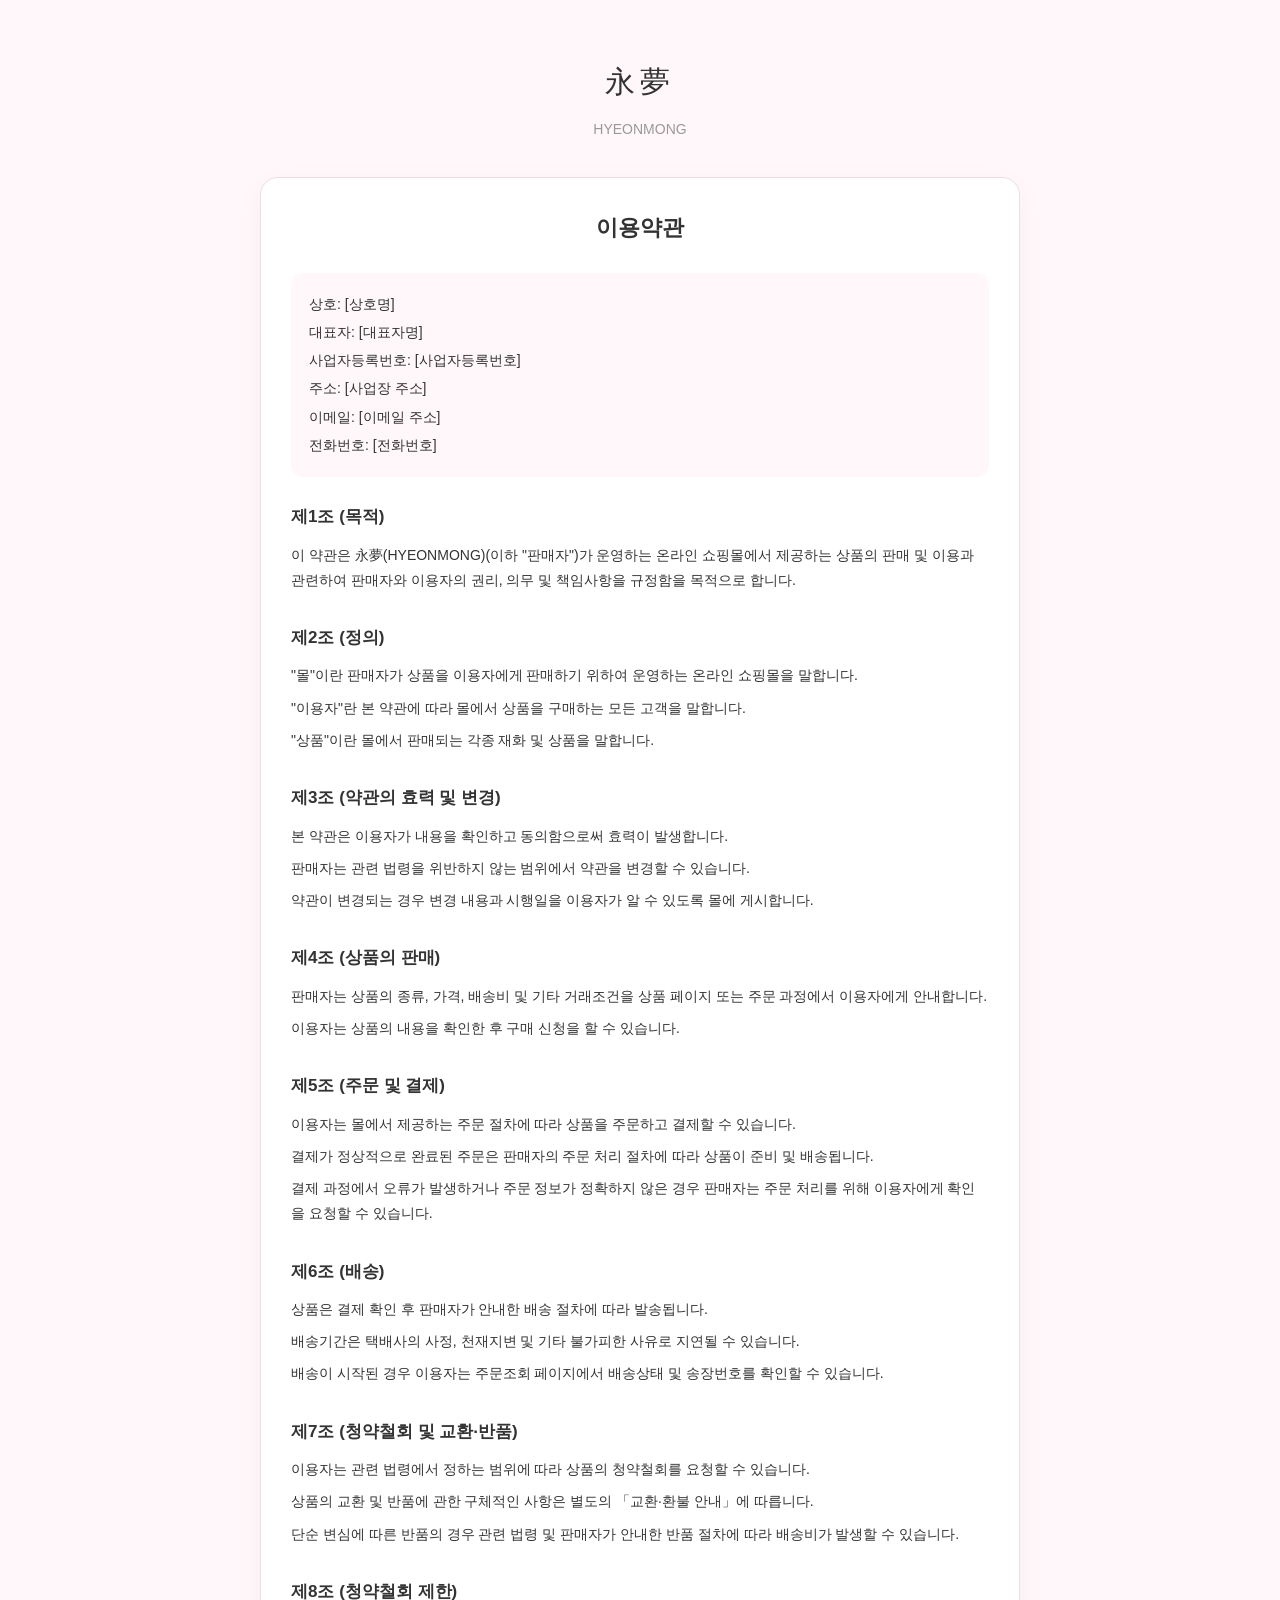
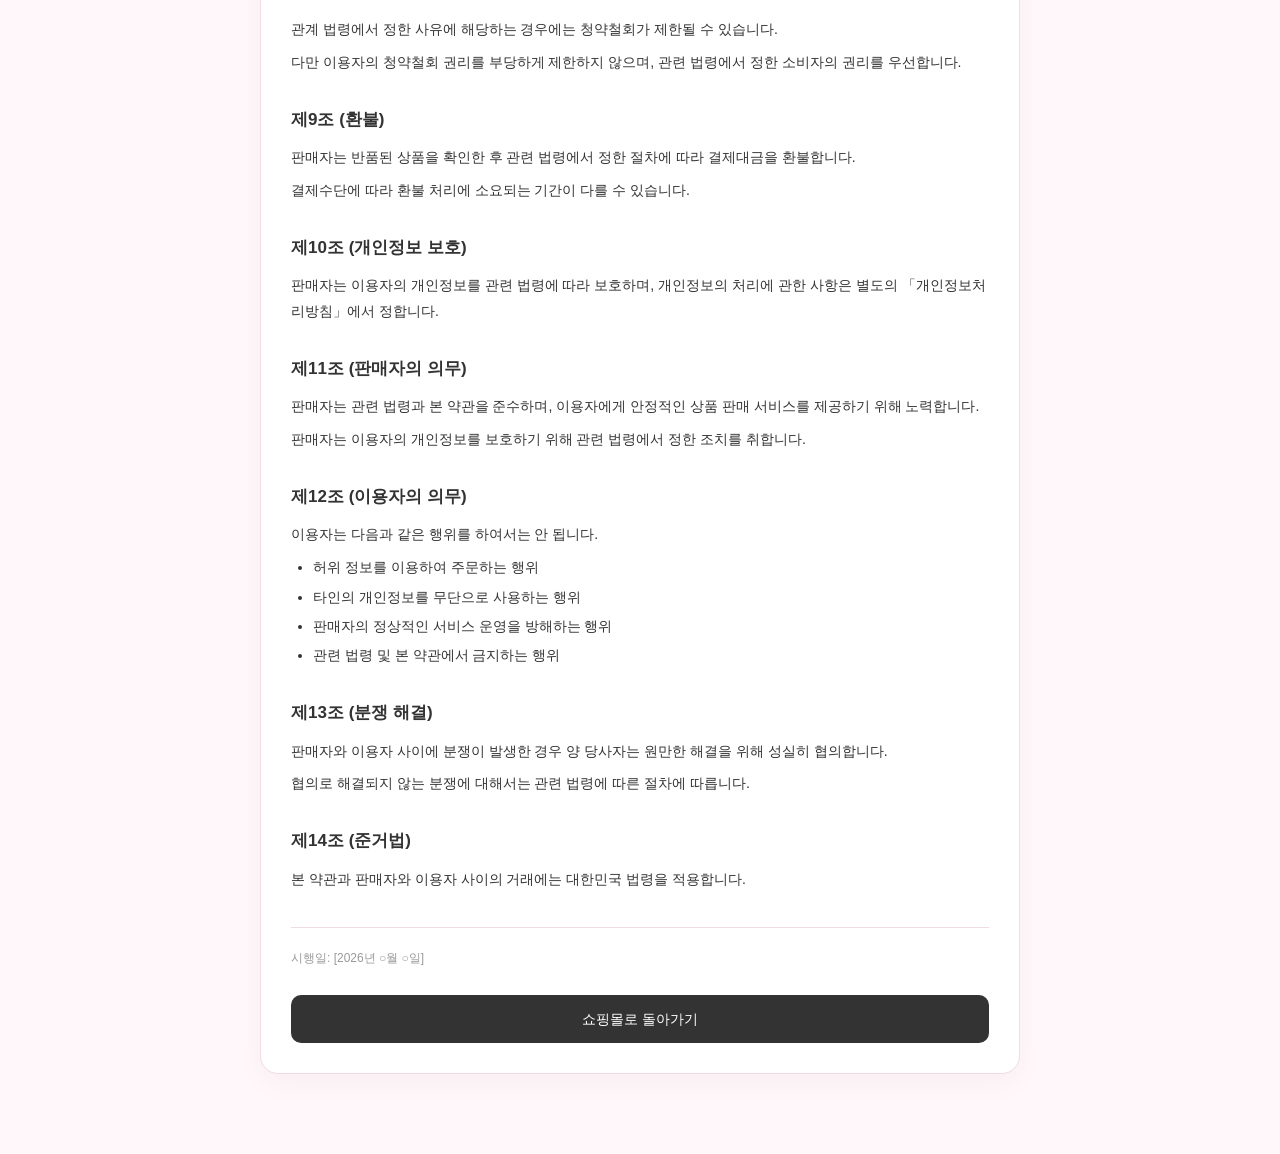
<file: terms.html>
<!DOCTYPE html>
<html lang="ko">

<head>
  <meta charset="UTF-8">

  <meta
    name="viewport"
    content="width=device-width, initial-scale=1.0"
  >

  <title>永夢 | 이용약관</title>

  <style>
    * {
      box-sizing: border-box;
    }

    body {
      margin: 0;
      background: #fff7fa;

      font-family:
        -apple-system,
        BlinkMacSystemFont,
        "Segoe UI",
        sans-serif;

      color: #333;
      line-height: 1.8;
    }

    .container {
      width: calc(100% - 40px);
      max-width: 760px;

      margin: 0 auto;
      padding: 55px 0 80px;
    }

    .logo {
      text-align: center;

      font-size: 30px;
      letter-spacing: 5px;

      margin-bottom: 8px;
    }

    .subtitle {
      text-align: center;

      color: #999;
      font-size: 14px;

      margin-bottom: 35px;
    }

    .box {
      background: white;

      border: 1px solid #f0dce3;
      border-radius: 18px;

      padding: 30px;

      box-shadow:
        0 8px 30px
        rgba(0, 0, 0, 0.04);
    }

    h1 {
      margin: 0 0 25px;

      font-size: 22px;
      text-align: center;
    }

    h2 {
      margin: 30px 0 10px;

      font-size: 17px;
    }

    h2:first-of-type {
      margin-top: 0;
    }

    p {
      margin: 7px 0;

      font-size: 14px;
    }

    ul {
      margin: 8px 0;
      padding-left: 22px;
    }

    li {
      font-size: 14px;
      margin: 4px 0;
    }

    .info {
      background: #fff7fa;

      border-radius: 12px;

      padding: 16px 18px;

      margin-bottom: 25px;
    }

    .info p {
      margin: 3px 0;
    }

    .date {
      margin-top: 35px;

      padding-top: 20px;

      border-top: 1px solid #f0dce3;

      color: #999;

      font-size: 12px;
    }

    .back {
      display: block;

      width: 100%;
      height: 48px;

      margin-top: 25px;

      border: none;
      border-radius: 10px;

      background: #333;
      color: white;

      text-align: center;
      text-decoration: none;

      line-height: 48px;

      font-size: 14px;
    }

    @media (max-width: 500px) {

      .container {
        padding-top: 40px;
      }

      .box {
        padding: 23px 20px;
      }

      h1 {
        font-size: 20px;
      }

      h2 {
        font-size: 16px;
      }

      p,
      li {
        font-size: 13px;
      }

    }
  </style>

</head>


<body>

  <main class="container">

    <div class="logo">
      永夢
    </div>

    <div class="subtitle">
      HYEONMONG
    </div>


    <div class="box">

      <h1>
        이용약관
      </h1>


      <div class="info">

        <p>
          상호: [상호명]
        </p>

        <p>
          대표자: [대표자명]
        </p>

        <p>
          사업자등록번호: [사업자등록번호]
        </p>

        <p>
          주소: [사업장 주소]
        </p>

        <p>
          이메일: [이메일 주소]
        </p>

        <p>
          전화번호: [전화번호]
        </p>

      </div>


      <h2>
        제1조 (목적)
      </h2>

      <p>
        이 약관은 永夢(HYEONMONG)(이하 "판매자")가 운영하는
        온라인 쇼핑몰에서 제공하는 상품의 판매 및 이용과 관련하여
        판매자와 이용자의 권리, 의무 및 책임사항을 규정함을 목적으로 합니다.
      </p>


      <h2>
        제2조 (정의)
      </h2>

      <p>
        "몰"이란 판매자가 상품을 이용자에게 판매하기 위하여
        운영하는 온라인 쇼핑몰을 말합니다.
      </p>

      <p>
        "이용자"란 본 약관에 따라 몰에서 상품을 구매하는
        모든 고객을 말합니다.
      </p>

      <p>
        "상품"이란 몰에서 판매되는 각종 재화 및 상품을 말합니다.
      </p>


      <h2>
        제3조 (약관의 효력 및 변경)
      </h2>

      <p>
        본 약관은 이용자가 내용을 확인하고 동의함으로써 효력이 발생합니다.
      </p>

      <p>
        판매자는 관련 법령을 위반하지 않는 범위에서 약관을 변경할 수 있습니다.
      </p>

      <p>
        약관이 변경되는 경우 변경 내용과 시행일을
        이용자가 알 수 있도록 몰에 게시합니다.
      </p>


      <h2>
        제4조 (상품의 판매)
      </h2>

      <p>
        판매자는 상품의 종류, 가격, 배송비 및 기타 거래조건을
        상품 페이지 또는 주문 과정에서 이용자에게 안내합니다.
      </p>

      <p>
        이용자는 상품의 내용을 확인한 후 구매 신청을 할 수 있습니다.
      </p>


      <h2>
        제5조 (주문 및 결제)
      </h2>

      <p>
        이용자는 몰에서 제공하는 주문 절차에 따라 상품을 주문하고
        결제할 수 있습니다.
      </p>

      <p>
        결제가 정상적으로 완료된 주문은 판매자의 주문 처리 절차에 따라
        상품이 준비 및 배송됩니다.
      </p>

      <p>
        결제 과정에서 오류가 발생하거나 주문 정보가 정확하지 않은 경우
        판매자는 주문 처리를 위해 이용자에게 확인을 요청할 수 있습니다.
      </p>


      <h2>
        제6조 (배송)
      </h2>

      <p>
        상품은 결제 확인 후 판매자가 안내한 배송 절차에 따라 발송됩니다.
      </p>

      <p>
        배송기간은 택배사의 사정, 천재지변 및 기타 불가피한 사유로
        지연될 수 있습니다.
      </p>

      <p>
        배송이 시작된 경우 이용자는 주문조회 페이지에서
        배송상태 및 송장번호를 확인할 수 있습니다.
      </p>


      <h2>
        제7조 (청약철회 및 교환·반품)
      </h2>

      <p>
        이용자는 관련 법령에서 정하는 범위에 따라 상품의
        청약철회를 요청할 수 있습니다.
      </p>

      <p>
        상품의 교환 및 반품에 관한 구체적인 사항은
        별도의 「교환·환불 안내」에 따릅니다.
      </p>

      <p>
        단순 변심에 따른 반품의 경우 관련 법령 및 판매자가 안내한
        반품 절차에 따라 배송비가 발생할 수 있습니다.
      </p>


      <h2>
        제8조 (청약철회 제한)
      </h2>

      <p>
        관계 법령에서 정한 사유에 해당하는 경우에는
        청약철회가 제한될 수 있습니다.
      </p>

      <p>
        다만 이용자의 청약철회 권리를 부당하게 제한하지 않으며,
        관련 법령에서 정한 소비자의 권리를 우선합니다.
      </p>


      <h2>
        제9조 (환불)
      </h2>

      <p>
        판매자는 반품된 상품을 확인한 후 관련 법령에서 정한 절차에 따라
        결제대금을 환불합니다.
      </p>

      <p>
        결제수단에 따라 환불 처리에 소요되는 기간이 다를 수 있습니다.
      </p>


      <h2>
        제10조 (개인정보 보호)
      </h2>

      <p>
        판매자는 이용자의 개인정보를 관련 법령에 따라 보호하며,
        개인정보의 처리에 관한 사항은 별도의
        「개인정보처리방침」에서 정합니다.
      </p>


      <h2>
        제11조 (판매자의 의무)
      </h2>

      <p>
        판매자는 관련 법령과 본 약관을 준수하며,
        이용자에게 안정적인 상품 판매 서비스를 제공하기 위해 노력합니다.
      </p>

      <p>
        판매자는 이용자의 개인정보를 보호하기 위해
        관련 법령에서 정한 조치를 취합니다.
      </p>


      <h2>
        제12조 (이용자의 의무)
      </h2>

      <p>
        이용자는 다음과 같은 행위를 하여서는 안 됩니다.
      </p>

      <ul>

        <li>
          허위 정보를 이용하여 주문하는 행위
        </li>

        <li>
          타인의 개인정보를 무단으로 사용하는 행위
        </li>

        <li>
          판매자의 정상적인 서비스 운영을 방해하는 행위
        </li>

        <li>
          관련 법령 및 본 약관에서 금지하는 행위
        </li>

      </ul>


      <h2>
        제13조 (분쟁 해결)
      </h2>

      <p>
        판매자와 이용자 사이에 분쟁이 발생한 경우
        양 당사자는 원만한 해결을 위해 성실히 협의합니다.
      </p>

      <p>
        협의로 해결되지 않는 분쟁에 대해서는
        관련 법령에 따른 절차에 따릅니다.
      </p>


      <h2>
        제14조 (준거법)
      </h2>

      <p>
        본 약관과 판매자와 이용자 사이의 거래에는
        대한민국 법령을 적용합니다.
      </p>


      <div class="date">
        시행일: [2026년 ○월 ○일]
      </div>


      <a
        href="index.html"
        class="back"
      >
        쇼핑몰로 돌아가기
      </a>

    </div>

  </main>

</body>

</html>
</file>
<file: style.css>
:root {
  --bg: #faf7f8;
  --white: #ffffff;
  --pink: #e6b8c5;
  --deep-pink: #b9798b;
  --text: #2d2528;
  --muted: #8d7e83;
  --line: #eadde1;
  --dark: #292326;
}

/* RESET */

* {
  box-sizing: border-box;
  margin: 0;
  padding: 0;
}

html {
  scroll-behavior: smooth;
}

body {
  background: var(--bg);
  color: var(--text);
  font-family: "Noto Serif KR", serif;
  min-height: 100vh;
}

button,
a {
  font-family: inherit;
}


/* =========================
   HEADER
========================= */

.header {
  height: 68px;
  padding: 0 7%;
  display: flex;
  align-items: center;
  justify-content: space-between;

  background: rgba(250, 247, 248, 0.9);
  backdrop-filter: blur(12px);

  border-bottom: 1px solid var(--line);

  position: sticky;
  top: 0;
  z-index: 100;
}

.logo {
  color: var(--text);
  text-decoration: none;

  font-size: 25px;
  font-weight: 400;

  letter-spacing: 6px;
}

.cart-btn {
  border: none;
  background: transparent;

  color: var(--text);

  font-size: 12px;
  letter-spacing: 1px;

  cursor: pointer;
}

.cart-btn span {
  display: inline-flex;
  align-items: center;
  justify-content: center;

  min-width: 20px;
  height: 20px;

  margin-left: 5px;

  border: 1px solid var(--line);
  border-radius: 50%;

  font-size: 10px;
}


/* =========================
   HERO
========================= */

.hero {
  min-height: 72vh;

  display: flex;
  flex-direction: column;
  align-items: center;
  justify-content: center;

  text-align: center;

  padding: 80px 20px;

  background:
    radial-gradient(
      circle at 50% 30%,
      rgba(230, 184, 197, 0.45),
      transparent 38%
    ),
    linear-gradient(
      180deg,
      #f4e3e8 0%,
      #faf7f8 75%
    );
}

.hero-symbol {
  font-size: 58px;
  letter-spacing: 10px;

  margin-bottom: 15px;

  color: var(--deep-pink);
}

.hero h1 {
  width: 100%;

  text-align: center;

  font-size: 40px;
  font-weight: 300;

  letter-spacing: 12px;

  margin-bottom: 18px;
}

.hero p {
  color: var(--muted);

  font-size: 13px;

  letter-spacing: 3px;
}

.hero-button {
  display: inline-block;

  margin-top: 35px;

  padding: 13px 30px;

  background: var(--dark);
  color: white;

  text-decoration: none;

  font-family: sans-serif;
  font-size: 11px;

  letter-spacing: 2px;

  transition: 0.3s;
}

.hero-button:hover {
  opacity: 0.75;
}


/* =========================
   COLLECTION
========================= */

.container {
  width: 100%;
  max-width: 1100px;

  margin: 0 auto;

  padding: 100px 6%;
}

.collection-subtitle {
  text-align: center;

  color: var(--muted);

  font-family: sans-serif;

  font-size: 10px;

  letter-spacing: 3px;

  margin-bottom: 10px;
}

.section-title {
  text-align: center;

  font-size: 28px;

  font-weight: 400;

  letter-spacing: 5px;

  margin-bottom: 55px;
}


/* =========================
   PRODUCT
========================= */

.product-grid {
  display: grid;

  grid-template-columns:
    repeat(2, minmax(0, 1fr));

  gap: 35px;
}

.product-card {
  background: transparent;

  overflow: hidden;

  cursor: pointer;
}

.product-image {
  width: 100%;

  aspect-ratio: 1 / 1.15;

  padding: 0;

  border: none;

  background: #f0e7e9;

  overflow: hidden;

  cursor: pointer;
}

.product-image img {
  width: 100%;
  height: 100%;

  object-fit: cover;

  display: block;

  transition: transform 0.5s ease;
}

.product-card:hover .product-image img {
  transform: scale(1.03);
}

.product-info {
  padding: 18px 2px;
}

.product-category {
  color: var(--muted);

  font-family: sans-serif;

  font-size: 9px;

  letter-spacing: 2px;

  margin-bottom: 8px;
}

.product-info h3 {
  font-size: 16px;

  font-weight: 400;

  margin-bottom: 8px;
}

.product-price {
  font-family: sans-serif;

  font-size: 13px;

  color: var(--deep-pink);
}


/* =========================
   MODAL
========================= */

.modal-overlay {
  display: none;

  position: fixed;

  inset: 0;

  z-index: 200;

  align-items: center;
  justify-content: center;

  padding: 20px;

  background: rgba(30, 24, 27, 0.45);

  backdrop-filter: blur(8px);
}

.modal-overlay.active {
  display: flex;
}

.modal-content,
.cart-content {
  position: relative;

  width: 100%;
  max-width: 850px;

  max-height: 90vh;

  overflow-y: auto;

  background: var(--white);

  padding: 35px;

  box-shadow:
    0 20px 60px
    rgba(40, 30, 34, 0.18);
}


/* =========================
   CLOSE
========================= */

.close-btn {
  position: absolute;

  top: 18px;
  right: 20px;

  border: none;

  background: transparent;

  color: var(--muted);

  font-size: 25px;

  line-height: 1;

  cursor: pointer;

  z-index: 5;
}


/* =========================
   PRODUCT DETAIL
========================= */

.detail-body {
  display: grid;

  grid-template-columns:
    1fr 1fr;

  gap: 50px;

  align-items: center;
}

.detail-body img {
  width: 100%;

  max-height: 520px;

  object-fit: cover;
}

.detail-info {
  padding: 15px 0;
}

.detail-info h2 {
  font-size: 30px;

  font-weight: 400;

  margin: 10px 0 15px;
}

.detail-price {
  color: var(--deep-pink);

  font-family: sans-serif;

  font-size: 15px;

  margin-bottom: 25px;
}

.detail-desc {
  color: var(--muted);

  font-size: 13px;

  line-height: 2;

  margin-bottom: 30px;
}


/* =========================
   BUTTON
========================= */

.primary-btn {
  width: 100%;

  padding: 15px;

  border: none;

  background: var(--dark);

  color: white;

  font-size: 12px;

  letter-spacing: 2px;

  cursor: pointer;

  transition: 0.3s;
}

.primary-btn:hover {
  opacity: 0.75;
}


/* =========================
   CART
========================= */

.cart-content {
  max-width: 550px;
}

.cart-header {
  display: flex;

  align-items: center;
  justify-content: space-between;

  margin-bottom: 25px;
}

.cart-header h2 {
  font-size: 25px;

  font-weight: 400;
}

.cart-items {
  max-height: 350px;

  overflow-y: auto;

  margin-bottom: 25px;
}

.cart-item {
  display: flex;

  align-items: center;
  justify-content: space-between;

  padding: 18px 0;

  border-bottom: 1px solid var(--line);
}

.cart-item-info h4 {
  font-size: 14px;

  font-weight: 400;

  margin-bottom: 6px;
}

.cart-item-info p {
  color: var(--muted);

  font-family: sans-serif;

  font-size: 12px;
}

.cart-item-qty {
  display: flex;

  align-items: center;

  gap: 8px;
}

.cart-item-qty button {
  width: 26px;
  height: 26px;

  border: 1px solid var(--line);

  background: white;

  cursor: pointer;
}

.cart-footer {
  border-top: 1px solid var(--line);

  padding-top: 20px;
}

.cart-total {
  display: flex;

  align-items: center;
  justify-content: space-between;

  margin-bottom: 18px;

  font-size: 13px;
}

.cart-total strong {
  font-family: sans-serif;

  font-size: 16px;

  color: var(--deep-pink);
}


/* =========================
   FOOTER
========================= */

.footer {
  padding: 70px 20px;

  background: var(--dark);

  color: white;

  text-align: center;
}

.footer-logo {
  font-size: 25px;

  letter-spacing: 7px;

  margin-bottom: 15px;
}

.footer p {
  color: #c9bec2;

  font-size: 12px;

  letter-spacing: 2px;

  margin-bottom: 25px;
}

.footer small {
  color: #8f8589;

  font-family: sans-serif;

  font-size: 9px;

  letter-spacing: 1px;
}


/* =========================
   MOBILE
========================= */

@media (max-width: 700px) {

  .header {
    padding: 0 20px;
  }

  .logo {
    font-size: 22px;
  }

  .hero {
    min-height: 65vh;

    padding: 60px 20px;
  }

  .hero-symbol {
    font-size: 48px;
  }

  .hero h1 {
    width: 100%;

    text-align: center;

    font-size: 32px;

    letter-spacing: 9px;
  }

  .hero p {
    font-size: 11px;

    letter-spacing: 2px;
  }

  .container {
    padding: 75px 20px;
  }

  .product-grid {
    grid-template-columns: 1fr;

    gap: 20px;
  }

  .product-image {
    aspect-ratio: 1 / 1.1;
  }

  .section-title {
    margin-bottom: 35px;
  }

  .modal-content,
  .cart-content {
    width: 94%;

    padding: 25px 20px;
  }

  .detail-body {
    grid-template-columns: 1fr;

    gap: 25px;
  }

  .detail-body img {
    max-height: 400px;
  }

  .detail-info h2 {
    font-size: 25px;
  }

  .footer {
    padding: 55px 20px;
  }
}
</file>
